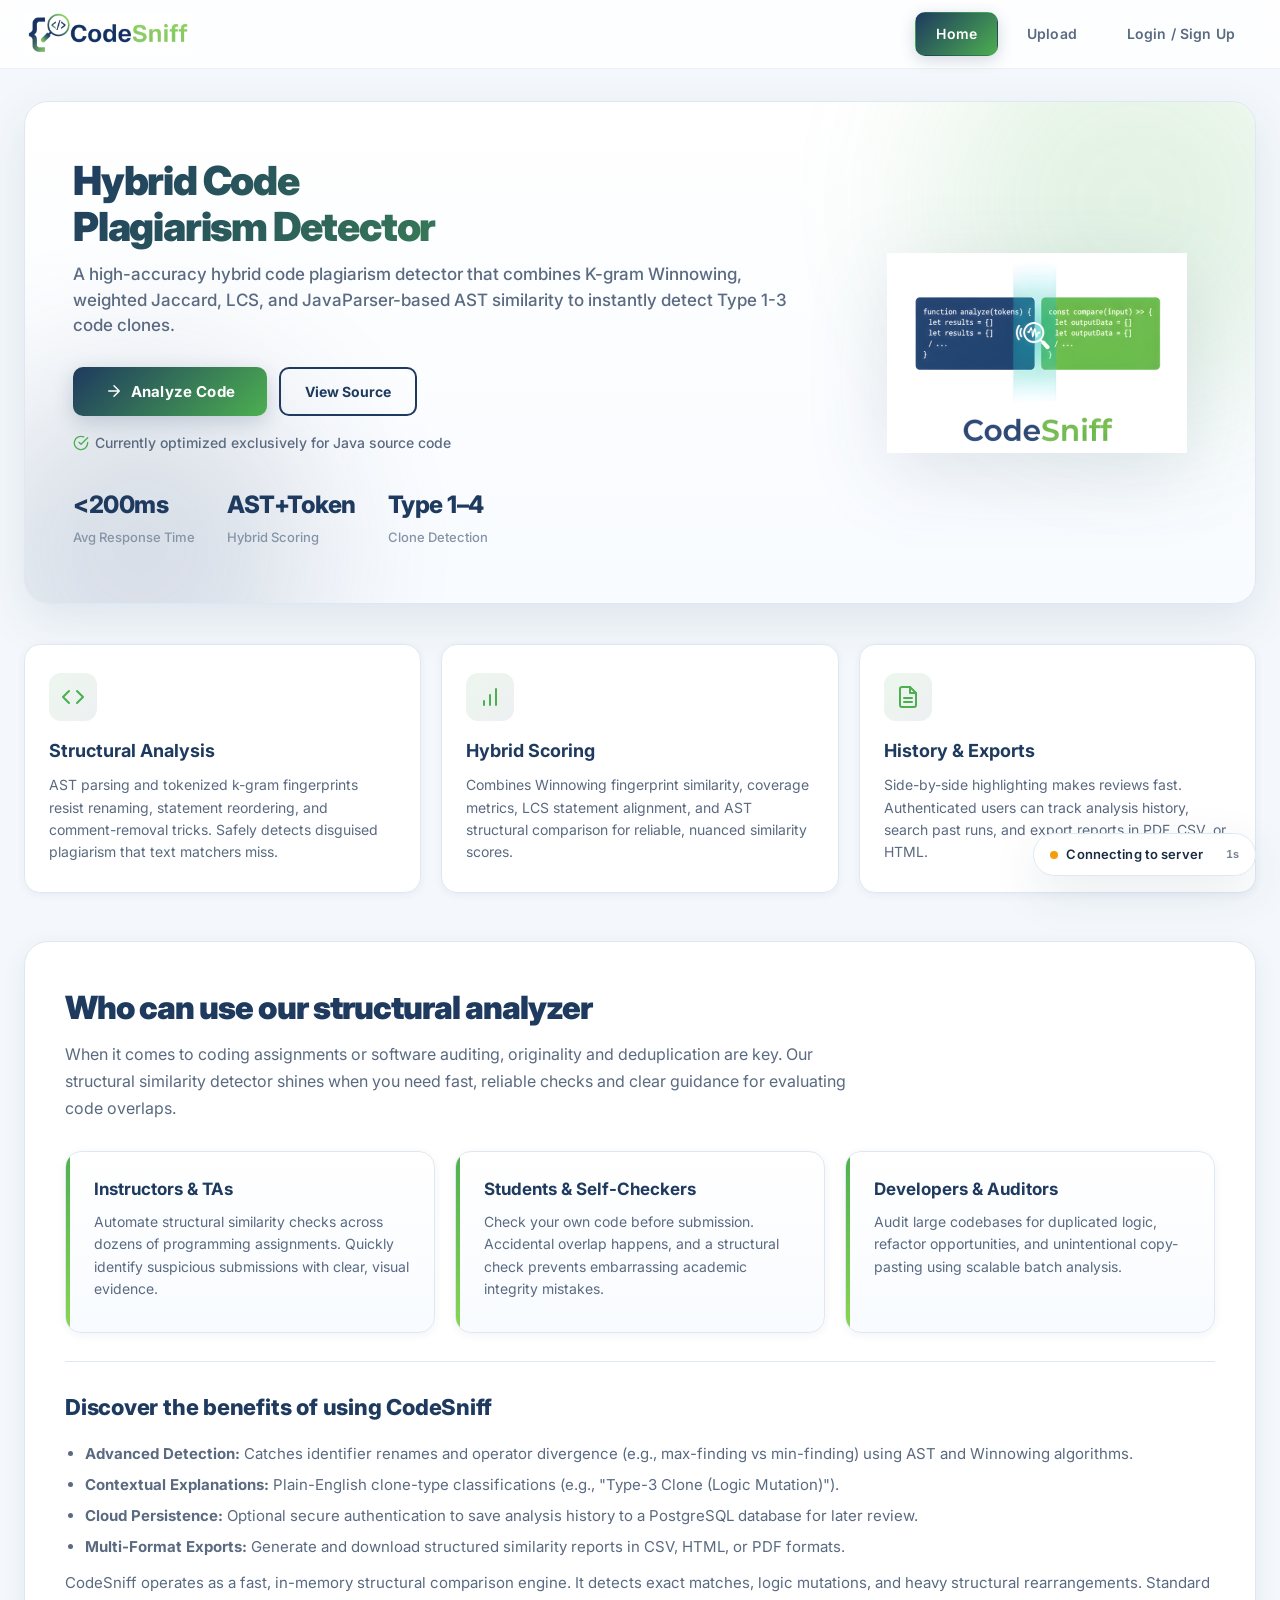
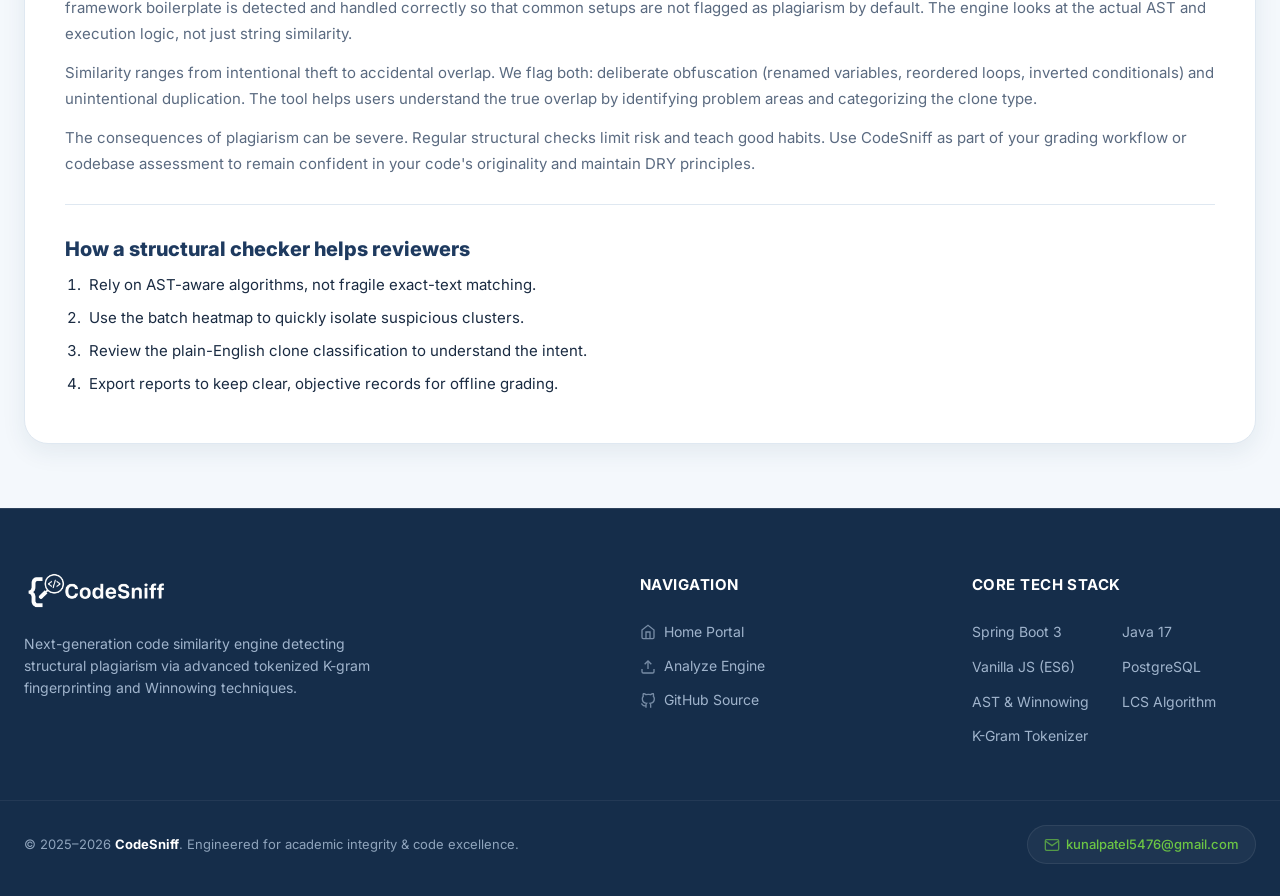
<file: frontend/index.html>
<!doctype html>
<html lang="en">

<head>
  <meta charset="utf-8" />
  <meta name="viewport" content="width=device-width,initial-scale=1" />
  <meta name="description"
    content="A high-accuracy hybrid code plagiarism detector that combines K-gram Winnowing, weighted Jaccard, LCS, and JavaParser-based AST similarity to instantly detect Type 1-3 code clones." />
  <meta name="keywords"
    content="CodeSniff, Java, Code Plagiarism Detector, Code Similarity, AST, Source Code Analysis, Clone Detection, Winnowing" />
  <meta name="theme-color" content="#1e3a5f" />
  <link rel="canonical" href="https://www.codesniff.tech/" />
  <meta name="google-site-verification" content="0MUOJ8N-TRfRCvZQZG5kykr3xGYb6F8BMr2uaGVa7Qg" />

  <!-- Open Graph -->
  <meta property="og:title" content="CodeSniff | Hybrid Code Plagiarism Detector" />
  <meta property="og:description"
    content="A high-accuracy hybrid code plagiarism detector that combines K-gram Winnowing, weighted Jaccard, LCS, and JavaParser-based AST similarity to instantly detect Type 1-3 code clones." />
  <meta property="og:type" content="website" />
  <meta property="og:url" content="https://www.codesniff.tech/" />
  <meta property="og:image" content="https://www.codesniff.tech/assets/4.png" />

  <!-- Twitter -->
  <meta name="twitter:card" content="summary_large_image" />
  <meta name="twitter:title" content="CodeSniff | Hybrid Code Plagiarism Detector" />
  <meta name="twitter:description"
    content="A high-accuracy hybrid code plagiarism detector that combines K-gram Winnowing, weighted Jaccard, LCS, and JavaParser-based AST similarity to instantly detect Type 1-3 code clones." />
  <meta name="twitter:image" content="https://www.codesniff.tech/assets/4.png" />

  <!-- Favicons -->
  <link rel="icon" type="image/png" href="https://www.codesniff.tech/assets/favicon.png">
  <link rel="icon" type="image/png" sizes="32x32" href="https://www.codesniff.tech/assets/favicon.png">
  <link rel="icon" type="image/png" sizes="16x16" href="https://www.codesniff.tech/assets/favicon.png">
  <link rel="apple-touch-icon" href="https://www.codesniff.tech/assets/favicon.png">

  <title>CodeSniff | Hybrid Code Plagiarism Detector</title>
  <link rel="stylesheet" href="./css/core.css" />
  <link rel="stylesheet" href="./css/layout.css" />
  <link rel="stylesheet" href="./css/components.css" />
  <link rel="stylesheet" href="./css/auth.css" />
  <link rel="stylesheet" href="./css/upload.css" />
  <link rel="stylesheet" href="./css/results.css" />
  <link rel="stylesheet" href="./css/diff.css" />
  <link rel="stylesheet" href="./css/health.css" />
  <link rel="stylesheet" href="./css/dashboard.css" />
</head>

<body>

  <!-- ==================== TOPBAR ==================== -->
  <header class="topbar" id="topbar">
    <div class="header-inner">
      <div class="brand">
        <a href="#/home">
          <img id="brandLogo" src="assets/3.png" alt="CodeSniff" class="brand-logo" />
        </a>
      </div>

      <nav class="nav" aria-label="Main navigation">
        <a href="#/home" class="nav-link active" data-page="home">Home</a>
        <a href="#/upload" class="nav-link" data-page="upload">Upload</a>

        <div id="nav-logged-out" class="nav-auth">
          <a href="#/login" class="nav-link" data-page="login">Login / Sign Up</a>
        </div>
        <div id="nav-logged-in" class="nav-auth hidden">
          <div class="avatar-dropdown">
            <button id="avatarBtn"
              style="border:none; background:transparent; padding:0; display:flex; align-items:center; cursor:pointer;"><span
                id="avatarName" style="font-weight: 500; color: var(--navy);">User</span> &nbsp;<span
                style="color: var(--text-secondary);">▾</span></button>
            <div class="dropdown-menu hidden" id="avatarDropdownMenu">
              <a href="#/dashboard" data-page="dashboard">Dashboard</a>
              <a href="#/profile" data-page="profile">Profile</a>
              <a href="#/help" data-page="help">Help</a>
              <hr style="margin: 4px 0; border: none; border-top: 1px solid var(--border);">
              <a href="#" id="btnLogout">Logout</a>
            </div>
          </div>
        </div>
      </nav>
    </div>
  </header>

  <!-- ==================== TOAST CONTAINER ==================== -->
  <div class="toast-container" id="toastContainer"></div>

  <!-- ==================== MAIN ==================== -->
  <main id="app" class="container">

    <!-- ====== HOME PAGE ====== -->
    <section id="page-home" class="page active">

      <!-- HERO -->
      <div class="hero">
        <div class="hero-content">
          <h1>Hybrid Code<br>Plagiarism Detector</h1>
          <p class="subtitle">A high-accuracy hybrid code plagiarism detector that combines K-gram Winnowing, weighted Jaccard, LCS, and JavaParser-based AST similarity to instantly detect Type 1-3 code clones.</p>
          <div class="hero-actions">
            <button id="btnGetStarted" class="btn btn-primary">
              <svg width="18" height="18" viewBox="0 0 24 24" fill="none" stroke="currentColor" stroke-width="2"
                stroke-linecap="round" stroke-linejoin="round">
                <path d="M5 12h14M12 5l7 7-7 7" />
              </svg>
              Analyze Code
            </button>
            <a href="https://github.com/Kunal-htr/codesniff" target="_blank" rel="noopener" class="btn btn-outline">
              View Source
            </a>
          </div>
          
          <p style="margin-top: 16px; font-size: 14px; color: var(--text-secondary); font-weight: 500; display: flex; align-items: center; gap: 6px;">
            <svg width="16" height="16" viewBox="0 0 24 24" fill="none" stroke="currentColor" stroke-width="2" stroke-linecap="round" stroke-linejoin="round" style="color: var(--green);">
              <path d="M22 11.08V12a10 10 0 1 1-5.93-9.14"></path>
              <polyline points="22 4 12 14.01 9 11.01"></polyline>
            </svg>
            Currently optimized exclusively for Java source code
          </p>

          <!-- Stats -->
          <div class="hero-stats">
            <div class="hero-stat">
              <span class="stat-value">&lt;200ms</span>
              <span class="stat-label">Avg Response Time</span>
            </div>
            <div class="hero-stat">
              <span class="stat-value">AST+Token</span>
              <span class="stat-label">Hybrid Scoring</span>
            </div>
            <div class="hero-stat">
              <span class="stat-value">Type 1–4</span>
              <span class="stat-label">Clone Detection</span>
            </div>
          </div>
        </div>
        <div class="hero-illustration" id="heroIllustration">
          <img src="assets/4.png" alt="CodeSniff hybrid code plagiarism detector" class="hero-logo" />
        </div>
      </div>

      <!-- FEATURES -->
      <div class="features">
        <div class="card">
          <div class="card-icon">
            <svg viewBox="0 0 24 24" fill="none" stroke="currentColor" stroke-width="2" stroke-linecap="round"
              stroke-linejoin="round">
              <polyline points="16 18 22 12 16 6" />
              <polyline points="8 6 2 12 8 18" />
            </svg>
          </div>
          <h3>Structural Analysis</h3>
          <p>AST parsing and tokenized k-gram fingerprints resist renaming, statement reordering, and comment-removal
            tricks. Safely detects disguised plagiarism that text matchers miss.</p>
        </div>
        <div class="card">
          <div class="card-icon">
            <svg viewBox="0 0 24 24" fill="none" stroke="currentColor" stroke-width="2" stroke-linecap="round"
              stroke-linejoin="round">
              <path d="M12 20V10" />
              <path d="M18 20V4" />
              <path d="M6 20v-4" />
            </svg>
          </div>
          <h3>Hybrid Scoring</h3>
          <p>Combines Winnowing fingerprint similarity, coverage metrics, LCS statement alignment, and AST structural
            comparison for reliable, nuanced similarity scores.</p>
        </div>
        <div class="card">
          <div class="card-icon">
            <svg viewBox="0 0 24 24" fill="none" stroke="currentColor" stroke-width="2" stroke-linecap="round"
              stroke-linejoin="round">
              <path d="M14 2H6a2 2 0 00-2 2v16a2 2 0 002 2h12a2 2 0 002-2V8z" />
              <polyline points="14 2 14 8 20 8" />
              <line x1="16" y1="13" x2="8" y2="13" />
              <line x1="16" y1="17" x2="8" y2="17" />
            </svg>
          </div>
          <h3>History & Exports</h3>
          <p>Side-by-side highlighting makes reviews fast. Authenticated users can track analysis history, search past
            runs, and export reports in PDF, CSV, or HTML.</p>
        </div>
      </div>

      <!-- ====== WHO CAN USE SECTION ====== -->
      <section class="long-article" id="who-can-use">
        <div class="container article-inner">
          <h2>Who can use our structural analyzer</h2>

          <p class="lead">
            When it comes to coding assignments or software auditing, originality and deduplication are key. Our
            structural similarity detector shines when you need fast, reliable checks and clear guidance for evaluating
            code overlaps.
          </p>

          <div class="cards-row">
            <article class="info-card">
              <h3>Instructors & TAs</h3>
              <p class="brief">
                Automate structural similarity checks across dozens of programming assignments. Quickly identify
                suspicious submissions with clear, visual evidence.
              </p>
              <div class="full-text hidden">
                <p>
                  Use class-wide batch scans to generate similarity heatmaps, obtain side-by-side reports, and export
                  evidence for grading. The tool highlights suspicious passages automatically so you can verify intent
                  quickly.
                </p>
              </div>
            </article>

            <article class="info-card">
              <h3>Students & Self-Checkers</h3>
              <p class="brief">
                Check your own code before submission. Accidental overlap happens, and a structural check prevents
                embarrassing academic integrity mistakes.
              </p>
              <div class="full-text hidden">
                <p>
                  Get explanatory highlights and understand where your structure matches too closely with standard
                  solutions or peers, helping you properly attribute or refactor code.
                </p>
              </div>
            </article>

            <article class="info-card">
              <h3>Developers & Auditors</h3>
              <p class="brief">
                Audit large codebases for duplicated logic, refactor opportunities, and unintentional copy-pasting using
                scalable batch analysis.
              </p>
              <div class="full-text hidden">
                <p>
                  By finding Type-3 and Type-4 logic clones, teams can consolidate duplicate utilities, enforce DRY
                  principles, and reduce technical debt effortlessly.
                </p>
              </div>
            </article>
          </div>

          <hr class="article-sep">

          <div class="article-block">
            <h3>Discover the benefits of using CodeSniff</h3>

            <div class="summary">
              <ul>
                <li><strong>Advanced Detection:</strong> Catches identifier renames and operator divergence (e.g.,
                  max-finding vs min-finding) using AST and Winnowing algorithms.</li>
                <li><strong>Contextual Explanations:</strong> Plain-English clone-type classifications (e.g., "Type-3
                  Clone (Logic Mutation)").</li>
                <li><strong>Cloud Persistence:</strong> Optional secure authentication to save analysis history to a
                  PostgreSQL database for later review.</li>
                <li><strong>Multi-Format Exports:</strong> Generate and download structured similarity reports in CSV,
                  HTML, or PDF formats.</li>
              </ul>
            </div>

            <div class="full-article">
              <p>
                CodeSniff operates as a fast, in-memory structural comparison engine. It detects exact matches, logic
                mutations, and heavy structural rearrangements. Standard framework boilerplate is detected and handled
                correctly so that common setups are not flagged as plagiarism by default. The engine looks at the actual
                AST and execution logic, not just string similarity.
              </p>

              <p>
                Similarity ranges from intentional theft to accidental overlap. We flag both: deliberate obfuscation
                (renamed variables, reordered loops, inverted conditionals) and unintentional duplication. The tool
                helps users understand the true overlap by identifying problem areas and categorizing the clone type.
              </p>

              <p>
                The consequences of plagiarism can be severe. Regular structural checks limit risk and teach good
                habits. Use CodeSniff as part of your grading workflow or codebase assessment to remain confident in
                your code's originality and maintain DRY principles.
              </p>
            </div>
          </div>

          <hr class="article-sep">

          <div class="tips">
            <h3>How a structural checker helps reviewers</h3>
            <ol>
              <li>Rely on AST-aware algorithms, not fragile exact-text matching.</li>
              <li>Use the batch heatmap to quickly isolate suspicious clusters.</li>
              <li>Review the plain-English clone classification to understand the intent.</li>
              <li>Export reports to keep clear, objective records for offline grading.</li>
            </ol>
          </div>
        </div>
      </section>
    </section>

    <!-- ====== UPLOAD PAGE ====== -->
    <section id="page-upload" class="page">
      <h2 class="page-title">Analyze Your Code</h2>

      <div class="tabs">
        <button class="tab active" data-tab="code">
          <svg width="16" height="16" viewBox="0 0 24 24" fill="none" stroke="currentColor" stroke-width="2"
            stroke-linecap="round" stroke-linejoin="round" style="vertical-align:-2px;margin-right:6px">
            <polyline points="16 18 22 12 16 6" />
            <polyline points="8 6 2 12 8 18" />
          </svg>
          Code
        </button>
        <button class="tab" data-tab="files">
          <svg width="16" height="16" viewBox="0 0 24 24" fill="none" stroke="currentColor" stroke-width="2"
            stroke-linecap="round" stroke-linejoin="round" style="vertical-align:-2px;margin-right:6px">
            <path d="M14 2H6a2 2 0 00-2 2v16a2 2 0 002 2h12a2 2 0 002-2V8z" />
            <polyline points="14 2 14 8 20 8" />
          </svg>
          Source File
        </button>
      </div>

      <!-- CODE TAB -->
      <div id="tab-code" class="tabpanel active">
        <div class="split">
          <div class="panel">
            <label for="codeA">Code A</label>
            <textarea id="codeA" spellcheck="false"
              placeholder="// Paste first Java program here&#10;public class Solution {&#10;    ...&#10;}"></textarea>
          </div>
          <div class="panel">
            <label for="codeB">Code B</label>
            <textarea id="codeB" spellcheck="false"
              placeholder="// Paste second Java program here&#10;public class Answer {&#10;    ...&#10;}"></textarea>
          </div>
        </div>

        <div class="actions controls-row">
          <label class="checkbox">
            <input type="checkbox" id="omitCommentsCode" checked />
            <span>Ignore comments</span>
          </label>
          <div class="inline params">
            <label for="kCode">K-gram</label>
            <input id="kCode" type="number" min="3" max="10" step="1" value="6" />
            <label for="wCode">Window</label>
            <input id="wCode" type="number" min="3" max="10" step="1" value="4" />
          </div>
          <div class="btn-group">
            <button id="btnAnalyzeCode" class="btn btn-primary">
              <svg width="16" height="16" viewBox="0 0 24 24" fill="none" stroke="currentColor" stroke-width="2"
                stroke-linecap="round" stroke-linejoin="round">
                <circle cx="11" cy="11" r="8" />
                <line x1="21" y1="21" x2="16.65" y2="16.65" />
              </svg>
              Analyze
            </button>
          </div>
        </div>
      </div>

      <!-- FILES TAB -->
      <div id="tab-files" class="tabpanel">
        <div class="dropzone" id="dropzone">
          <div class="dz-icon">
            <svg viewBox="0 0 24 24" fill="none" stroke="currentColor" stroke-width="2" stroke-linecap="round"
              stroke-linejoin="round">
              <path d="M21 15v4a2 2 0 01-2 2H5a2 2 0 01-2-2v-4" />
              <polyline points="17 8 12 3 7 8" />
              <line x1="12" y1="3" x2="12" y2="15" />
            </svg>
          </div>
          <p>Drag & drop source files here</p>
          <p class="muted">or</p>
          <button id="btnBrowse" type="button" class="btn">Choose Files</button>
          <input id="fileInput" type="file" multiple style="display: none;"
            accept=".java,.py,.c,.cpp,.js,.ts,.cs,.kt,.go,.rb,.swift,.php,.txt" />
        </div>

        <div id="fileList" class="filelist"></div>

        <div class="actions controls-row">
          <label class="checkbox">
            <input type="checkbox" id="omitCommentsFiles" checked />
            <span>Ignore comments</span>
          </label>
          <div class="inline params">
            <label for="kFiles">K-gram</label>
            <input id="kFiles" type="number" min="3" max="10" step="1" value="6" />
            <label for="wFiles">Window</label>
            <input id="wFiles" type="number" min="3" max="10" step="1" value="4" />
          </div>
          <div class="btn-group">
            <button id="btnAnalyzeFiles" class="btn btn-primary">
              <svg width="16" height="16" viewBox="0 0 24 24" fill="none" stroke="currentColor" stroke-width="2"
                stroke-linecap="round" stroke-linejoin="round">
                <circle cx="11" cy="11" r="8" />
                <line x1="21" y1="21" x2="16.65" y2="16.65" />
              </svg>
              Analyze Files
            </button>
          </div>
        </div>
      </div>

      <!-- RESULTS -->
      <section id="results" class="results hidden" aria-live="polite">
        <h3>Results</h3>
        <div id="summary" class="summary"></div>
        <div style="overflow-x:auto;">
          <table class="table" id="resultTable" aria-label="Similarity results table">
            <thead>
              <tr>
                <th>#</th>
                <th>Item A</th>
                <th>Item B</th>
                <th>Similarity</th>
                <th>Report</th>
              </tr>
            </thead>
            <tbody></tbody>
          </table>
        </div>

        <div id="batch-overview" class="hidden"
          style="margin-top: 40px; border-top: 1px solid var(--border); padding-top: 32px;">
          <h3>Batch Overview</h3>
          <div class="batch-stats-cards" id="batchStatsCards">
            <!-- cards injected via JS -->
          </div>

          <div class="batch-heatmap-container">
            <h4>Similarity Heatmap</h4>
            <div class="heatmap-scroll">
              <div id="batchHeatmap" class="heatmap-grid"></div>
            </div>
          </div>
        </div>
      </section>
    </section>

    <!-- ====== LOGIN PAGE ====== -->
    <section id="page-login" class="page">
      <div class="auth-card card">
        <h2 class="page-title" style="text-align:center;">Welcome Back</h2>
        <form id="loginForm" class="auth-form">
          <div class="form-group" style="margin-bottom: 16px;">
            <label for="loginEmail">Email</label>
            <input type="email" id="loginEmail" class="form-control" style="width:100%; padding: 8px;" required />
          </div>
          <div class="form-group" style="margin-bottom: 24px;">
            <label for="loginPassword">Password</label>
            <input type="password" id="loginPassword" class="form-control" style="width:100%; padding: 8px;" required />
          </div>
          <button type="submit" id="btnLoginSubmit" class="btn btn-primary"
            style="width:100%; justify-content:center;">Login</button>
        </form>
        <p class="auth-links text-center" style="margin-top: 20px; text-align: center; color: var(--text-secondary);">
          <a href="#/forgot-password" style="color: var(--green);">Forgot password?</a><br><br>
          New account? <a href="#/signup" style="color: var(--green); font-weight: 600; text-decoration: none;">Sign
            Up</a>
        </p>
      </div>
    </section>

    <!-- ====== SIGNUP PAGE ====== -->
    <section id="page-signup" class="page">
      <div class="auth-card card">
        <h2 class="page-title" style="text-align:center; margin-bottom: 8px;">Register</h2>
        <p style="text-align:center; color: var(--text-secondary); margin-bottom: 24px; font-size: 14px;">Create your
          account</p>
        <form id="signupForm" class="auth-form">
          <div class="form-group" style="margin-bottom: 16px;">
            <label for="signupName">Name*</label>
            <input type="text" id="signupName" class="form-control"
              style="width:100%; padding: 10px; border-radius: var(--radius-xs);" placeholder="Full name" required />
          </div>
          <div class="form-group" style="margin-bottom: 16px;">
            <label for="signupEmail">Email*</label>
            <input type="email" id="signupEmail" class="form-control"
              style="width:100%; padding: 10px; border-radius: var(--radius-xs);" placeholder="Enter your email"
              required />
          </div>
          <div class="form-group" style="margin-bottom: 16px;">
            <label for="signupPassword">Password*</label>
            <div style="position: relative;">
              <input type="password" id="signupPassword" class="form-control"
                style="width:100%; padding: 10px; padding-right: 36px; border-radius: var(--radius-xs);"
                placeholder="Create password" required minlength="8" />
              <button type="button" class="pwd-toggle" data-target="signupPassword"
                style="position: absolute; right: 8px; top: 50%; transform: translateY(-50%); background: none; border: none; cursor: pointer; color: var(--text-secondary); display: flex; align-items: center;">
                <svg width="18" height="18" viewBox="0 0 24 24" fill="none" stroke="currentColor" stroke-width="2">
                  <path d="M1 12s4-8 11-8 11 8 11 8-4 8-11 8-11-8-11-8z"></path>
                  <circle cx="12" cy="12" r="3"></circle>
                </svg>
              </button>
            </div>
          </div>
          <div class="form-group" style="margin-bottom: 24px;">
            <label for="signupConfirmPassword">Confirm Password*</label>
            <div style="position: relative;">
              <input type="password" id="signupConfirmPassword" class="form-control"
                style="width:100%; padding: 10px; padding-right: 36px; border-radius: var(--radius-xs);"
                placeholder="Confirm password" required />
              <button type="button" class="pwd-toggle" data-target="signupConfirmPassword"
                style="position: absolute; right: 8px; top: 50%; transform: translateY(-50%); background: none; border: none; cursor: pointer; color: var(--text-secondary); display: flex; align-items: center;">
                <svg width="18" height="18" viewBox="0 0 24 24" fill="none" stroke="currentColor" stroke-width="2">
                  <path d="M1 12s4-8 11-8 11 8 11 8-4 8-11 8-11-8-11-8z"></path>
                  <circle cx="12" cy="12" r="3"></circle>
                </svg>
              </button>
            </div>
            <small id="signupPwdError" style="display:none; color: #d32f2f; margin-top:4px; font-size: 13px;">Passwords
              do not match.</small>
          </div>
          <button type="submit" id="btnSignupSubmit" class="nav-link active"
            style="width:100%; justify-content:center; display:flex; align-items:center; border:none; cursor:pointer;">Register</button>
        </form>
        <p class="auth-links text-center"
          style="margin-top: 24px; text-align: center; color: var(--text-secondary); font-size: 14px;">
          Already registered? <a href="#/login"
            style="color: var(--green); font-weight: 600; text-decoration: none;">Sign In</a>
        </p>
      </div>
    </section>

    <!-- ====== VERIFY EMAIL PAGE ====== -->
    <section id="page-verify-email" class="page">
      <div class="auth-card card text-center" style="text-align: center;">
        <h2 class="page-title">Email Verification</h2>
        <div id="verifyEmailLoading" class="diff-state-msg" style="padding: 20px;">
          <div class="diff-spinner" style="margin-bottom: 16px;"></div>
          <span>Verifying your email...</span>
        </div>
        <div id="verifyEmailResult" class="hidden" style="padding: 20px;">
          <p id="verifyEmailMsg" style="margin-bottom: 20px; color: var(--text);"></p>
          <a href="#/login" class="btn btn-primary">Go to Login</a>
        </div>
      </div>
    </section>

    <!-- ====== FORGOT PASSWORD PAGE ====== -->
    <section id="page-forgot-password" class="page">
      <div class="auth-card card">
        <h2 class="page-title" style="text-align:center;">Reset Password</h2>
        <p style="text-align:center; color: var(--text-secondary); margin-bottom: 20px;">Enter your email and we'll send
          you a reset link.</p>
        <form id="forgotForm" class="auth-form">
          <div class="form-group" style="margin-bottom: 24px;">
            <label for="forgotEmail">Email</label>
            <input type="email" id="forgotEmail" class="form-control" style="width:100%; padding: 8px;" required />
          </div>
          <button type="submit" id="btnForgotSubmit" class="btn btn-primary"
            style="width:100%; justify-content:center;">Send Reset Link</button>
        </form>
        <p class="auth-links text-center" style="margin-top: 20px; text-align: center;">
          <a href="#/login" style="color: var(--primary);">Back to Login</a>
        </p>
      </div>
    </section>

    <!-- ====== RESET PASSWORD PAGE ====== -->
    <section id="page-reset-password" class="page">
      <div class="auth-card card">
        <h2 class="page-title" style="text-align:center;">Set New Password</h2>
        <form id="resetForm" class="auth-form">
          <div class="form-group" style="margin-bottom: 24px;">
            <label for="resetPassword">New Password</label>
            <input type="password" id="resetPassword" class="form-control" style="width:100%; padding: 8px;" required
              minlength="8" />
          </div>
          <button type="submit" id="btnResetSubmit" class="btn btn-primary"
            style="width:100%; justify-content:center;">Update Password</button>
        </form>
      </div>
    </section>

    <!-- ====== DASHBOARD PAGE ====== -->
    <section id="page-dashboard" class="page">
      <h2 class="page-title">Dashboard</h2>

      <div
        style="display: grid; grid-template-columns: repeat(auto-fit, minmax(300px, 1fr)); gap: 24px; margin-bottom: 32px;">
        <!-- Recent Analyses Card -->
        <div class="card" style="padding: 24px; text-align: center;">
          <h3
            style="color: var(--text-secondary); font-size: 14px; text-transform: uppercase; letter-spacing: 1px; margin-bottom: 12px;">
            Analyses (Last 30 Days)</h3>
          <div id="dashStreak" style="font-size: 32px; font-weight: 700; color: var(--green);">0</div>
        </div>
        <!-- Total Analyses Card -->
        <div class="card" style="padding: 24px; text-align: center;">
          <h3
            style="color: var(--text-secondary); font-size: 14px; text-transform: uppercase; letter-spacing: 1px; margin-bottom: 12px;">
            Total Analyses</h3>
          <div id="dashTotalAnalyses" style="font-size: 32px; font-weight: 700; color: var(--navy);">0</div>
        </div>
      </div>

      <!-- Graph Card -->
      <div class="card" style="padding: 24px; margin-bottom: 32px;">
        <h3 style="margin-bottom: 24px; color: var(--navy);">Usage History (Last 30 Days)</h3>
        <div id="dashGraphContainer"
          style="width: 100%; height: 200px; display: flex; align-items: flex-end; justify-content: space-between; gap: 4px;">
          <!-- SVG injected here via JS -->
        </div>
      </div>

      <div style="text-align: center;">
        <a href="#/history" class="btn btn-primary">View Full History</a>
      </div>
    </section>

    <!-- ====== HISTORY PAGE ====== -->
    <section id="page-history" class="page">
      <div class="dashboard-header-bar"
        style="display: flex; align-items: center; justify-content: space-between; flex-wrap: wrap; gap: 16px;">
        <div style="display: flex; align-items: center; gap: 16px;">
          <a href="#/dashboard" class="btn btn-secondary back-btn"
            style="padding: 4px 10px; display: flex; align-items: center; gap: 6px; border-radius: 12px; background: #fff; border: 1px solid var(--border); color: var(--navy); text-decoration: none; font-weight: 500; font-size: 13px; transition: all 0.2s ease;">
            <svg width="14" height="14" viewBox="0 0 24 24" fill="none" stroke="currentColor" stroke-width="2">
              <path d="M19 12H5M12 19l-7-7 7-7" />
            </svg>
            Back
          </a>
          <h2 class="page-title" style="margin: 0;">History</h2>
        </div>

        <div class="history-controls">
          <div class="search-wrap" style="display: flex; align-items: stretch;">
            <div style="position: relative;">
              <svg width="16" height="16" viewBox="0 0 24 24" fill="none" stroke="currentColor" stroke-width="2"
                style="position: absolute; left: 12px; top: 50%; transform: translateY(-50%); color: var(--text-secondary); pointer-events: none;">
                <circle cx="11" cy="11" r="8"></circle>
                <line x1="21" y1="21" x2="16.65" y2="16.65"></line>
              </svg>
              <input type="text" id="historySearch" class="search-input" placeholder="Search history..."
                autocomplete="off"
                style="border-top-right-radius: 0; border-bottom-right-radius: 0; height: 100%; border-right: none;" />
            </div>
            <button class="btn btn-primary" id="historySearchBtn"
              style="border-top-left-radius: 0; border-bottom-left-radius: 0; padding: 0 20px; font-size: 14px; margin: 0; border: none; box-shadow: none;">Search</button>
          </div>
          <div class="sort-wrap">
            <div class="custom-dropdown" id="sortDropdownContainer">
              <button class="sort-select dropdown-trigger" id="sortDropdownBtn"
                style="background-image: none; display: flex; justify-content: space-between; align-items: center; gap: 12px; padding: 10px 16px;">
                <span id="sortDropdownLabel">Newest first</span>
                <svg width="16" height="16" viewBox="0 0 24 24" fill="none" stroke="currentColor" stroke-width="2"
                  stroke-linecap="round" stroke-linejoin="round">
                  <path d="M6 9l6 6 6-6" />
                </svg>
              </button>
              <div class="dropdown-menu hidden" id="sortDropdownMenu">
                <div class="dropdown-item selected" data-value="createdAt,desc">Newest first</div>
                <div class="dropdown-item" data-value="createdAt,asc">Oldest first</div>
                <div class="dropdown-item" data-value="highestSimilarity,desc">Highest similarity</div>
                <div class="dropdown-item" data-value="highestSimilarity,asc">Lowest similarity</div>
              </div>
            </div>
          </div>
        </div>
      </div>

      <div id="historyError" class="history-error hidden"></div>

      <div id="historyList" class="history-grid">
        <div class="history-loading">Loading your history...</div>
      </div>

      <!-- History Details Modal -->
      <div id="historyDetailsModal" class="modal hidden">
        <div class="modal-content" style="max-width: 800px; width: 90%;">
          <div class="modal-header"
            style="display: flex; justify-content: space-between; align-items: center; border-bottom: 1px solid var(--border); padding-bottom: 16px; margin-bottom: 16px;">
            <h2 id="modalHistoryDate" style="margin: 0; font-size: 20px;">Analysis Details</h2>
            <button id="closeHistoryModal" class="btn btn-secondary"
              style="padding: 6px; border: none; background: transparent; color: var(--text-secondary); cursor: pointer;">
              <svg width="24" height="24" viewBox="0 0 24 24" fill="none" stroke="currentColor" stroke-width="2">
                <line x1="18" y1="6" x2="6" y2="18"></line>
                <line x1="6" y1="6" x2="18" y2="18"></line>
              </svg>
            </button>
          </div>

          <div style="display: flex; gap: 24px; margin-bottom: 24px;">
            <div style="flex: 1;">
              <h3
                style="margin-bottom: 12px; font-size: 14px; color: var(--text-secondary); text-transform: uppercase;">
                Overall Summary</h3>
              <div style="display: flex; gap: 16px;">
                <div class="card" style="padding: 16px; flex: 1; text-align: center; border: 1px solid var(--border);">
                  <div style="font-size: 12px; color: var(--text-secondary);">Highest Match</div>
                  <div id="modalHighestMatch" style="font-size: 24px; font-weight: 700; color: var(--navy);">0%</div>
                </div>
                <div class="card" style="padding: 16px; flex: 1; text-align: center; border: 1px solid var(--border);">
                  <div style="font-size: 12px; color: var(--text-secondary);">Files Compared</div>
                  <div id="modalTotalFiles" style="font-size: 24px; font-weight: 700; color: var(--navy);">0</div>
                </div>
              </div>
            </div>
          </div>

          <h3 style="margin-bottom: 12px; font-size: 14px; color: var(--text-secondary); text-transform: uppercase;">
            Pair Comparisons</h3>
          <div id="modalPairsList"
            style="display: flex; flex-direction: column; gap: 12px; max-height: 400px; overflow-y: auto; padding-right: 8px;">
            <!-- Rendered via JS -->
          </div>
        </div>
      </div>
    </section>

    <!-- ====== PROFILE PAGE ====== -->
    <section id="page-profile" class="page">
      <h2 class="page-title" style="text-align:center; margin-bottom: 32px;">Profile</h2>

      <div class="card" style="max-width: 600px; margin: 0 auto; padding: 32px; text-align: center;">
        <div
          style="width: 80px; height: 80px; border-radius: 50%; background: var(--grad-brand); color: white; display: inline-flex; align-items: center; justify-content: center; font-size: 32px; font-weight: 700; margin-bottom: 24px;"
          id="profileAvatarInitial">?</div>

        <h3 id="displayProfName" style="font-size: 24px; color: var(--navy); margin-bottom: 8px;">User Name</h3>
        <p id="displayProfEmail" style="color: var(--text-secondary); margin-bottom: 32px;">user@example.com</p>

        <a href="#/settings" class="btn btn-primary" style="display: inline-flex; justify-content: center;">Edit Profile
          Settings</a>
      </div>
    </section>

    <!-- ====== SETTINGS PAGE ====== -->
    <section id="page-settings" class="page">
      <h2 class="page-title" style="text-align:center; margin-bottom: 32px;">Settings</h2>

      <div class="profile-container">
        <aside class="profile-sidebar">
          <ul class="profile-nav">
            <li class="profile-nav-item active" data-target="prof-personal">Personal Details</li>
            <li class="profile-nav-item" data-target="prof-security">Security</li>
          </ul>
        </aside>

        <div class="profile-content card">
          <!-- Personal Details Section -->
          <div id="prof-personal" class="profile-section active">
            <h3 style="margin-bottom: 24px; font-size: 18px; color: var(--navy);">Personal Details</h3>
            <form id="updateProfileForm" class="auth-form">
              <div class="form-group" style="margin-bottom: 16px;">
                <label for="profName">Name</label>
                <input type="text" id="profName" class="form-control" style="width:100%; padding: 10px;"
                  placeholder="Your Name" />
              </div>
              <div class="form-group" style="margin-bottom: 24px;">
                <label for="profEmail">Email</label>
                <input type="email" id="profEmail" class="form-control" style="width:100%; padding: 10px;" required />
              </div>
              <button type="submit" id="btnUpdateProfileSubmit" class="btn btn-primary"
                style="width:100%; justify-content:center;">Update Profile</button>
            </form>
          </div>

          <!-- Security Section -->
          <div id="prof-security" class="profile-section hidden">
            <h3 style="margin-bottom: 24px; font-size: 18px; color: var(--navy);">Security</h3>
            <form id="profileForm" class="auth-form">
              <div class="form-group" style="margin-bottom: 16px;">
                <label for="profCurrentPass">Current Password</label>
                <input type="password" id="profCurrentPass" class="form-control" style="width:100%; padding: 10px;"
                  required />
              </div>
              <div class="form-group" style="margin-bottom: 24px;">
                <label for="profNewPass">New Password</label>
                <input type="password" id="profNewPass" class="form-control" style="width:100%; padding: 10px;" required
                  minlength="8" />
              </div>
              <button type="submit" id="btnProfileSubmit" class="btn btn-primary"
                style="width:100%; justify-content:center;">Change Password</button>
            </form>
          </div>
        </div>
      </div>
    </section>

    <!-- ====== HELP PAGE ====== -->
    <section id="page-help" class="page">
      <h2 class="page-title">Help & FAQ</h2>

      <div class="card" style="padding: 32px;">
        <div style="margin-bottom: 24px;">
          <h3 style="color: var(--navy); margin-bottom: 8px;">How does CodeSniff work? (Placeholder)</h3>
          <p style="color: var(--text-secondary); line-height: 1.6;">CodeSniff uses a hybrid approach leveraging AST
            (Abstract Syntax Tree) parsing and tokenized k-gram fingerprinting to accurately detect Type 1 to 4 code
            clones.</p>
        </div>
        <hr style="margin: 24px 0; border: none; border-top: 1px solid var(--border);">
        <div style="margin-bottom: 24px;">
          <h3 style="color: var(--navy); margin-bottom: 8px;">How do I read similarity scores? (Placeholder)</h3>
          <p style="color: var(--text-secondary); line-height: 1.6;">The similarity score is a percentage reflecting the
            structural and token overlap between the queried file and the reference codebases. Higher percentage
            indicates higher similarity.</p>
        </div>
        <hr style="margin: 24px 0; border: none; border-top: 1px solid var(--border);">
        <div>
          <h3 style="color: var(--navy); margin-bottom: 8px;">What do the verdict levels mean? (Placeholder)</h3>
          <p style="color: var(--text-secondary); line-height: 1.6;">Verdicts are categorized as Low (green), Medium
            (orange), and High (red) similarity. High generally indicates a strong likelihood of cloned code.</p>
        </div>
      </div>
    </section>

  </main>

  <!-- ==================== FOOTER ==================== -->

  <footer class="site-footer">
    <div class="footer-columns">

      <!-- Column 1: Brand Info -->
      <div class="col brand-col">
        <div class="brand-logo-container">
          <img src="assets/6.png" alt="CodeSniff Logo" class="footer-brand-logo" />
        </div>
        <p class="brand-desc">
          Next-generation code similarity engine detecting structural plagiarism via advanced tokenized K-gram
          fingerprinting and Winnowing techniques.
        </p>
      </div>

      <!-- Column 2: Quick Links -->
      <div class="col">
        <h4>Navigation</h4>
        <ul class="footer-nav-list">
          <li><a href="#/home"><svg class="footer-link-icon" viewBox="0 0 24 24" fill="none" stroke="currentColor"
                stroke-width="2">
                <path d="M3 9l9-7 9 7v11a2 2 0 0 1-2 2H5a2 2 0 0 1-2-2z" />
                <polyline points="9 22 9 12 15 12 15 22" />
              </svg> Home Portal</a></li>
          <li><a href="#/upload"><svg class="footer-link-icon" viewBox="0 0 24 24" fill="none" stroke="currentColor"
                stroke-width="2">
                <path d="M21 15v4a2 2 0 0 1-2 2H5a2 2 0 0 1-2-2v-4" />
                <polyline points="17 8 12 3 7 8" />
                <line x1="12" y1="3" x2="12" y2="15" />
              </svg> Analyze Engine</a></li>
          <li><a href="https://github.com/Kunal-htr/codesniff" target="_blank" rel="noopener"><svg
                class="footer-link-icon" viewBox="0 0 24 24" fill="none" stroke="currentColor" stroke-width="2">
                <path
                  d="M9 19c-5 1.5-5-2.5-7-3m14 6v-3.87a3.37 3.37 0 0 0-.94-2.61c3.14-.35 6.44-1.54 6.44-7A5.44 5.44 0 0 0 20 4.77 5.07 5.07 0 0 0 19.91 1S18.73.65 16 2.48a13.38 13.38 0 0 0-7 0C6.27.65 5.09 1 5.09 1A5.07 5.07 0 0 0 5 4.77a5.44 5.44 0 0 0-1.5 3.78c0 5.42 3.3 6.61 6.44 7A3.37 3.37 0 0 0 9 18.13V22" />
              </svg> GitHub Source</a></li>
        </ul>
      </div>

      <!-- Column 3: Tech Stack -->
      <div class="col">
        <h4>Core Tech Stack</h4>
        <ul style="display: grid; grid-template-columns: 1fr 1fr; gap: 4px 16px;">
          <li>Spring Boot 3</li>
          <li>Java 17</li>
          <li>Vanilla JS (ES6)</li>
          <li>PostgreSQL</li>
          <li>AST & Winnowing</li>
          <li>LCS Algorithm</li>
          <li>K-Gram Tokenizer</li>
        </ul>
      </div>

    </div>

    <div class="footer-bottom">
      <div class="footer-bottom-inner">
        <div class="copyright">
          © 2025–2026 <strong>CodeSniff</strong>. Engineered for academic integrity & code excellence.
        </div>
        <div class="footer-pills-container">
          <div class="email-pill">
            <a href="mailto:kunalpatel5476@gmail.com" class="email-link">
              <svg class="footer-link-icon" viewBox="0 0 24 24" fill="none" stroke="currentColor" stroke-width="2">
                <path d="M4 4h16c1.1 0 2 .9 2 2v12c0 1.1-.9 2-2 2H4c-1.1 0-2-.9-2-2V6c0-1.1.9-2 2-2z" />
                <polyline points="22,6 12,13 2,6" />
              </svg>
              kunalpatel5476@gmail.com
            </a>
          </div>
        </div>
      </div>
    </div>
  </footer>

  <!-- ==================== DIFF VIEWER MODAL ==================== -->
  <!-- Placed as direct body child so position:fixed is never clipped by a display:none ancestor -->
  <div id="diff-overlay" class="diff-overlay hidden" role="dialog" aria-modal="true" aria-labelledby="diff-modal-title">
    <div class="diff-modal">
      <div class="diff-modal-header">
        <div class="diff-modal-title-group">
          <svg width="18" height="18" viewBox="0 0 24 24" fill="none" stroke="currentColor" stroke-width="2"
            stroke-linecap="round" stroke-linejoin="round">
            <polyline points="16 18 22 12 16 6" />
            <polyline points="8 6 2 12 8 18" />
          </svg>
          <h3 id="diff-modal-title">Side-by-Side Code Review</h3>
        </div>
        <div class="diff-modal-actions">
          <span id="diff-match-count" class="diff-badge"></span>

          <!-- Match navigation -->
          <div id="diff-nav" class="diff-nav hidden">
            <button id="diff-prev" class="diff-nav-btn" aria-label="Previous match" title="Previous match">
              <svg width="14" height="14" viewBox="0 0 24 24" fill="none" stroke="currentColor" stroke-width="2.5"
                stroke-linecap="round" stroke-linejoin="round">
                <polyline points="18 15 12 9 6 15" />
              </svg>
            </button>
            <span id="diff-nav-pos" class="diff-nav-pos">1 / 3</span>
            <button id="diff-next" class="diff-nav-btn" aria-label="Next match" title="Next match">
              <svg width="14" height="14" viewBox="0 0 24 24" fill="none" stroke="currentColor" stroke-width="2.5"
                stroke-linecap="round" stroke-linejoin="round">
                <polyline points="6 9 12 15 18 9" />
              </svg>
            </button>
          </div>

          <!-- Export buttons -->
          <div id="diff-exports" class="diff-exports hidden">
            <a id="diff-export-csv" class="diff-export-btn" href="#" download title="Download CSV">CSV</a>
            <a id="diff-export-html" class="diff-export-btn" href="#" target="_blank" rel="noopener"
              title="Open HTML report">HTML</a>
            <a id="diff-export-pdf" class="diff-export-btn" href="#" download title="Download PDF">PDF</a>
          </div>

          <button id="diff-close-btn" class="diff-close-btn" aria-label="Close diff viewer">
            <svg width="18" height="18" viewBox="0 0 24 24" fill="none" stroke="currentColor" stroke-width="2">
              <line x1="18" y1="6" x2="6" y2="18" />
              <line x1="6" y1="6" x2="18" y2="18" />
            </svg>
          </button>
        </div>
      </div>

      <div id="diff-explanation" class="diff-explanation hidden"
        style="padding: 12px 24px; border-bottom: 1px solid var(--border); background: var(--bg-alt);">
        <div style="margin-bottom: 6px;">
          <span id="diff-clone-type" class="diff-badge"
            style="background: rgba(33, 150, 243, 0.1); color: #1976d2; border-color: rgba(33, 150, 243, 0.25);"></span>
        </div>
        <ul id="diff-factors-list"
          style="margin: 0; padding-left: 20px; font-size: 13px; color: var(--text-secondary);"></ul>
      </div>

      <div id="diff-loading" class="diff-state-msg">
        <div class="diff-spinner"></div>
        <span>Loading matched regions…</span>
      </div>
      <div id="diff-error" class="diff-state-msg diff-error-msg hidden">
        <svg width="20" height="20" viewBox="0 0 24 24" fill="none" stroke="currentColor" stroke-width="2">
          <circle cx="12" cy="12" r="10" />
          <line x1="12" y1="8" x2="12" y2="12" />
          <line x1="12" y1="16" x2="12.01" y2="16" />
        </svg>
        <span id="diff-error-text">Failed to load matched regions.</span>
      </div>
      <div id="diff-no-matches" class="diff-state-msg diff-info-msg hidden">
        <svg width="20" height="20" viewBox="0 0 24 24" fill="none" stroke="currentColor" stroke-width="2">
          <circle cx="12" cy="12" r="10" />
          <line x1="12" y1="16" x2="12" y2="12" />
          <line x1="12" y1="8" x2="12.01" y2="8" />
        </svg>
        <span>No significant matched regions found between these files.</span>
      </div>

      <div id="diff-content" class="diff-container hidden">
        <div class="diff-panel" id="diff-panel-a">
          <div class="diff-panel-header" id="diff-header-a">File A</div>
          <div class="diff-code-wrap" id="diff-code-a"></div>
        </div>
        <div class="diff-gutter-divider" aria-hidden="true"></div>
        <div class="diff-panel" id="diff-panel-b">
          <div class="diff-panel-header" id="diff-header-b">File B</div>
          <div class="diff-code-wrap" id="diff-code-b"></div>
        </div>
      </div>
    </div>
  </div>

  <script type="module" src="./js/main.js"></script>
</body>

</html>
</file>
<file: frontend/css/core.css>
/* ============================================================
   CodeSniff — Premium Light Theme
   Brand palette: Navy #1e3a5f · Green #4caf50 · Lime #6cc644 · White
   ============================================================ */

@import url('https://fonts.googleapis.com/css2?family=Inter:wght@400;500;600;700;800;900&family=JetBrains+Mono:wght@400;500;600&display=swap');

/* ---------- Design Tokens ---------- */
:root {
  /* Brand */
  --navy: #1e3a5f;
  --navy-deep: #152d4a;
  --navy-light: #2a4f7a;
  --green: #4caf50;
  --green-light: #6cc644;
  --lime: #8bd650;
  --teal: #3db89a;

  /* Surfaces */
  --bg: #f4f8fc;
  --bg-alt: #eaf1f9;
  --surface: #ffffff;
  --surface-alt: #f8fbff;

  /* Text */
  --text: #1a2b42;
  --text-secondary: #5a6a80;
  --text-muted: #8494a7;

  /* Borders & Shadows */
  --border: #dfe8f1;
  --border-hover: #c4d4e6;
  --shadow-sm: 0 2px 8px rgba(30, 58, 95, 0.06);
  --shadow-md: 0 8px 24px rgba(30, 58, 95, 0.08);
  --shadow-lg: 0 16px 48px rgba(30, 58, 95, 0.10);
  --shadow-glow: 0 8px 32px rgba(76, 175, 80, 0.15);

  /* Misc */
  --radius: 16px;
  --radius-sm: 10px;
  --radius-xs: 6px;
  --transition: 0.3s cubic-bezier(0.4, 0, 0.2, 1);

  /* Gradients */
  --grad-brand: linear-gradient(135deg, var(--navy) 0%, var(--green) 100%);
  --grad-green: linear-gradient(135deg, var(--green) 0%, var(--lime) 100%);
  --grad-surface: linear-gradient(180deg, #ffffff 0%, #f8fbff 100%);
}

/* ---------- Reset ---------- */
*,
*::before,
*::after {
  box-sizing: border-box;
  margin: 0;
  padding: 0;
}

html {
  scroll-behavior: smooth;
}

body {
  font-family: 'Inter', system-ui, -apple-system, 'Segoe UI', Roboto, sans-serif;
  background: var(--bg);
  color: var(--text);
  -webkit-font-smoothing: antialiased;
  -moz-osx-font-smoothing: grayscale;
  line-height: 1.6;
  min-height: 100vh;
}

/* ---------- Container ---------- */
.container {
  max-width: 1280px;
  margin: 0 auto;
  padding: 0 24px;
}

/* ---------- Keyframes ---------- */
@keyframes fadeInUp {
  from { opacity: 0; transform: translateY(24px); }
  to { opacity: 1; transform: translateY(0); }
}

@keyframes fadeIn {
  from { opacity: 0; }
  to { opacity: 1; }
}

@keyframes slideInLeft {
  from { opacity: 0; transform: translateX(-30px); }
  to { opacity: 1; transform: translateX(0); }
}

@keyframes slideInRight {
  from { opacity: 0; transform: translateX(30px); }
  to { opacity: 1; transform: translateX(0); }
}

@keyframes float {
  0%, 100% { transform: translateY(0); }
  50% { transform: translateY(-12px); }
}

@keyframes pulse-ring {
  0% { box-shadow: 0 0 0 0 rgba(76, 175, 80, 0.4); }
  70% { box-shadow: 0 0 0 12px rgba(76, 175, 80, 0); }
  100% { box-shadow: 0 0 0 0 rgba(76, 175, 80, 0); }
}

@keyframes blob-move {
  0%, 100% { transform: translate(0, 0) scale(1); }
  25% { transform: translate(30px, -20px) scale(1.05); }
  50% { transform: translate(-10px, 20px) scale(0.95); }
  75% { transform: translate(20px, 10px) scale(1.02); }
}

/* ============================================================
   PAGE TRANSITIONS
   ============================================================ */
.page {
  display: none;
}

.page.active {
  display: block;
  animation: fadeInUp 0.4s ease-out;
}

/* ============================================================
   UTILITIES
   ============================================================ */
.hidden {
  display: none !important;
}

.muted {
  color: var(--text-muted);
}
</file>
<file: frontend/css/layout.css>
/* ============================================================
   TOPBAR
   ============================================================ */
.topbar {
  position: sticky;
  top: 0;
  z-index: 1100;
  background: rgba(255, 255, 255, 0.85);
  backdrop-filter: blur(20px) saturate(180%);
  -webkit-backdrop-filter: blur(20px) saturate(180%);
  border-bottom: 1px solid rgba(223, 232, 241, 0.6);
  transition: all var(--transition);
}

.topbar.scrolled {
  box-shadow: var(--shadow-md);
  background: rgba(255, 255, 255, 0.95);
}

.header-inner {
  display: flex;
  align-items: center;
  justify-content: space-between;
  gap: 16px;
  padding: 12px 0;
  max-width: 1280px;
  margin: 0 auto;
  padding-left: 24px;
  padding-right: 24px;
}

/* Brand */
.brand {
  display: flex;
  align-items: center;
}

.brand-logo {
  height: 42px;
  width: auto;
  object-fit: contain;
  display: block;
  transition: transform var(--transition);
}

.brand-logo:hover {
  transform: scale(1.03);
}

/* Nav */
.nav {
  display: flex;
  gap: 8px;
  align-items: center;
}

.nav-link {
  position: relative;
  color: var(--text-secondary);
  text-decoration: none;
  padding: 10px 20px;
  border-radius: var(--radius-sm);
  font-weight: 600;
  font-size: 14px;
  transition: all var(--transition);
  border: 1px solid transparent;
  letter-spacing: 0.01em;
}

.nav-link:hover {
  color: var(--navy);
  background: rgba(30, 58, 95, 0.05);
  border-color: var(--border);
}

.nav-link.active {
  color: #fff;
  background: var(--grad-brand);
  border-color: transparent;
  box-shadow: 0 4px 16px rgba(30, 58, 95, 0.2);
}

.page-title {
  margin: 32px 0 16px;
  font-size: 28px;
  font-weight: 800;
  color: var(--navy);
  letter-spacing: -0.02em;
  animation: fadeInUp 0.5s ease-out;
}

/* ============================================================
   HERO
   ============================================================ */
.hero {
  position: relative;
  display: flex;
  gap: 48px;
  align-items: center;
  margin-top: 32px;
  padding: 56px 48px;
  border-radius: 24px;
  background: var(--grad-surface);
  border: 1px solid var(--border);
  box-shadow: var(--shadow-lg);
  overflow: hidden;
}

/* Animated background blobs */
.hero::before,
.hero::after {
  content: '';
  position: absolute;
  border-radius: 50%;
  filter: blur(80px);
  opacity: 0.15;
  z-index: 0;
  pointer-events: none;
}

.hero::before {
  width: 400px;
  height: 400px;
  background: var(--green);
  top: -100px;
  right: -80px;
  animation: blob-move 15s ease-in-out infinite;
}

.hero::after {
  width: 350px;
  height: 350px;
  background: var(--navy);
  bottom: -120px;
  left: -60px;
  animation: blob-move 18s ease-in-out infinite reverse;
}

.hero-content {
  flex: 1;
  position: relative;
  z-index: 1;
  animation: slideInLeft 0.8s ease-out;
}

.hero h1 {
  margin: 0;
  font-size: 40px;
  font-weight: 900;
  letter-spacing: -0.03em;
  line-height: 1.15;
  background: var(--grad-brand);
  -webkit-background-clip: text;
  -webkit-text-fill-color: transparent;
  background-clip: text;
}

.subtitle {
  margin: 12px 0 28px;
  color: var(--text-secondary);
  font-size: 17px;
  font-weight: 500;
  line-height: 1.5;
}

.hero-actions {
  display: flex;
  gap: 12px;
  flex-wrap: wrap;
}

/* Hero stats */
.hero-stats {
  display: flex;
  gap: 32px;
  margin-top: 32px;
  flex-wrap: wrap;
}

.hero-stat {
  display: flex;
  flex-direction: column;
  gap: 2px;
}

.hero-stat .stat-value {
  font-size: 24px;
  font-weight: 800;
  color: var(--navy);
  letter-spacing: -0.02em;
}

.hero-stat .stat-label {
  font-size: 13px;
  color: var(--text-muted);
  font-weight: 500;
}

.hero-illustration {
  width: 340px;
  flex-shrink: 0;
  display: flex;
  align-items: center;
  justify-content: center;
  position: relative;
  z-index: 1;
  animation: slideInRight 0.8s ease-out;
}

.hero-logo {
  max-width: 300px;
  width: 100%;
  display: block;
  animation: float 6s ease-in-out infinite;
  filter: drop-shadow(0 20px 40px rgba(30, 58, 95, 0.12));
}


/* ============================================================
   FEATURE CARDS
   ============================================================ */
.features {
  display: grid;
  gap: 20px;
  grid-template-columns: repeat(3, 1fr);
  margin: 40px 0;
}

.card {
  position: relative;
  background: var(--surface);
  border: 1px solid var(--border);
  padding: 28px 24px;
  border-radius: var(--radius);
  box-shadow: var(--shadow-sm);
  transition: all var(--transition);
  overflow: hidden;
  animation: fadeInUp 0.6s ease-out both;
}

.card:nth-child(1) { animation-delay: 0.1s; }
.card:nth-child(2) { animation-delay: 0.2s; }
.card:nth-child(3) { animation-delay: 0.3s; }

.card::before {
  content: '';
  position: absolute;
  top: 0;
  left: 0;
  right: 0;
  height: 4px;
  background: var(--grad-green);
  opacity: 0;
  transition: opacity var(--transition);
}

.card:hover {
  transform: translateY(-6px);
  box-shadow: var(--shadow-lg);
  border-color: var(--border-hover);
}

.card:hover::before {
  opacity: 1;
}

.card-icon {
  width: 48px;
  height: 48px;
  border-radius: 12px;
  background: linear-gradient(135deg, rgba(76, 175, 80, 0.1), rgba(30, 58, 95, 0.08));
  display: flex;
  align-items: center;
  justify-content: center;
  margin-bottom: 16px;
  color: var(--green);
  transition: all var(--transition);
}

.card:hover .card-icon {
  background: var(--grad-green);
  color: #fff;
  transform: scale(1.05);
}

.card-icon svg {
  width: 24px;
  height: 24px;
}

.card h3 {
  margin: 0 0 8px;
  font-size: 18px;
  font-weight: 700;
  color: var(--navy);
}

.card p {
  color: var(--text-secondary);
  font-size: 14px;
  line-height: 1.6;
}

/* ============================================================
   LONG ARTICLE / WHO CAN USE
   ============================================================ */
.long-article {
  margin: 48px 0 56px;
}

.article-inner {
  padding: 40px;
  background: var(--surface);
  border: 1px solid var(--border);
  border-radius: 24px;
  box-shadow: var(--shadow-md);
}

.long-article h2 {
  font-size: 32px;
  font-weight: 900;
  color: var(--navy);
  letter-spacing: -0.03em;
  margin-bottom: 8px;
}

.long-article .lead {
  color: var(--text-secondary);
  font-size: 16px;
  margin-bottom: 28px;
  line-height: 1.7;
  max-width: 800px;
}

/* Info cards grid */
.cards-row {
  display: grid;
  grid-template-columns: repeat(3, 1fr);
  gap: 20px;
  margin-bottom: 28px;
}

.info-card {
  position: relative;
  padding: 24px 24px 24px 28px;
  border-radius: var(--radius);
  background: var(--grad-surface);
  border: 1px solid var(--border);
  box-shadow: var(--shadow-sm);
  transition: all var(--transition);
  display: flex;
  flex-direction: column;
  overflow: hidden;
}

.info-card::before {
  content: '';
  position: absolute;
  left: 0;
  top: 0;
  bottom: 0;
  width: 4px;
  background: var(--grad-green);
  transition: width var(--transition);
}

.info-card:hover {
  transform: translateY(-4px);
  box-shadow: var(--shadow-lg);
  border-color: var(--border-hover);
}

.info-card:hover::before {
  width: 5px;
}

.info-card h3 {
  margin: 0 0 8px;
  font-size: 17px;
  font-weight: 700;
  color: var(--navy);
}

.info-card .brief {
  color: var(--text-secondary);
  margin-bottom: 8px;
  line-height: 1.6;
  font-size: 14px;
}

.info-card .full-text {
  color: var(--text-secondary);
  max-height: 0;
  overflow: hidden;
  transition: max-height 0.4s cubic-bezier(0.4, 0, 0.2, 1), padding 0.3s ease;
  padding-top: 0;
  font-size: 14px;
  line-height: 1.6;
}

.info-card .full-text.open {
  max-height: 300px;
  padding-top: 8px;
}

/* Article separators and blocks */
.article-sep {
  height: 1px;
  background: var(--border);
  border: none;
  margin: 28px 0;
}

.article-block h3 {
  margin-top: 0;
  font-size: 22px;
  font-weight: 800;
  color: var(--navy);
  letter-spacing: -0.01em;
}

.summary ul {
  margin: 14px 0 10px 20px;
  color: var(--text-secondary);
  line-height: 1.8;
  font-size: 15px;
}

.summary li {
  margin: 4px 0;
}

.full-article {
  color: var(--text-secondary);
  line-height: 1.7;
  font-size: 15px;
}

.full-article p {
  margin-bottom: 14px;
}

/* Tips */
.tips h3 {
  margin-top: 10px;
  font-size: 20px;
  font-weight: 800;
  color: var(--navy);
}

.tips ol {
  margin-left: 20px;
  color: var(--text);
  line-height: 1.8;
  font-size: 15px;
}

.tips li {
  margin: 6px 0;
  padding-left: 4px;
}

/* ============================================================
   FOOTER
   ============================================================ */
.site-footer {
  background: rgb(21, 45, 74);
  color: #c8d8ec;
  padding: 64px 0 32px;
  margin-top: 64px;
  position: relative;
  border-top: 1px solid rgba(255, 255, 255, 0.1);
}

.footer-columns {
  display: grid;
  grid-template-columns: 2fr 1fr 1fr;
  gap: 48px;
  max-width: 1280px;
  margin: 0 auto;
  padding: 0 24px;
  align-items: start;
}

.brand-col {
  display: flex;
  flex-direction: column;
  gap: 16px;
}

.footer-brand-logo {
  height: 36px;
  object-fit: contain;
}

.brand-desc {
  font-size: 14px;
  line-height: 1.6;
  color: #a0b4cc;
  max-width: 380px;
}

.site-footer .col h4 {
  margin: 0 0 20px;
  color: #ffffff;
  font-size: 15px;
  font-weight: 700;
  letter-spacing: 0.03em;
  text-transform: uppercase;
}

.site-footer .col ul {
  list-style: none;
  padding: 0;
  margin: 0;
  color: #a0b4cc;
  line-height: 2.2;
  font-size: 14px;
}

.site-footer .col ul li a {
  color: #a0b4cc;
  text-decoration: none;
  display: inline-flex;
  align-items: center;
  gap: 8px;
  transition: all var(--transition);
}

.site-footer .col ul li a:hover {
  color: #ffffff;
  transform: translateX(4px);
}

.footer-link-icon {
  width: 16px;
  height: 16px;
  stroke-width: 2px;
  opacity: 0.7;
  transition: opacity var(--transition);
}

.site-footer .col ul li a:hover .footer-link-icon {
  opacity: 1;
}

/* Footer bottom */
.footer-bottom {
  max-width: 1280px;
  margin: 0 auto;
  padding: 24px 24px 0;
  border-top: 1px solid rgba(255, 255, 255, 0.06);
  margin-top: 48px;
}

.footer-bottom-inner {
  display: flex;
  justify-content: space-between;
  align-items: center;
  flex-wrap: wrap;
  gap: 16px;
}

.copyright {
  font-size: 13px;
  color: #8fa4bc;
}

.copyright strong {
  color: #ffffff;
}

.footer-pills-container {
  display: flex;
  align-items: center;
  gap: 12px;
  flex-wrap: wrap;
}

.status-pill,
.email-pill {
  display: inline-flex;
  align-items: center;
  gap: 10px;
  background: rgba(255, 255, 255, 0.04);
  padding: 8px 16px;
  border-radius: 99px;
  border: 1px solid rgba(255, 255, 255, 0.08);
  font-size: 13px;
  color: #c8d8ec;
  transition: all var(--transition);
}

.email-pill:hover {
  background: rgba(255, 255, 255, 0.08);
  border-color: rgba(255, 255, 255, 0.15);
}

.status-dot-green {
  width: 8px;
  height: 8px;
  background-color: var(--green);
  border-radius: 50%;
  box-shadow: 0 0 0 0 rgba(76, 175, 80, 0.4);
  animation: pulse-ring 2s infinite;
}

.status-text {
  font-weight: 600;
  color: #ffffff;
  font-size: 12px;
  letter-spacing: 0.02em;
  text-transform: uppercase;
}

.email-pill .email-link {
  color: var(--green-light);
  text-decoration: none;
  font-weight: 500;
  transition: color var(--transition);
  display: inline-flex;
  align-items: center;
  gap: 6px;
}

.email-pill .email-link:hover {
  color: #ffffff;
}

/* ============================================================
   RESPONSIVE (Layout)
   ============================================================ */
@media (max-width: 1100px) {
  .hero {
    flex-direction: column;
    padding: 40px 32px;
    gap: 32px;
    text-align: center;
  }

  .hero-actions {
    justify-content: center;
  }

  .hero-content {
    order: 2;
  }

  .hero-illustration {
    order: 1;
    width: 240px;
  }

  .hero-stats {
    justify-content: center;
  }

  .hero h1 {
    font-size: 32px;
  }

  .features {
    grid-template-columns: repeat(2, 1fr);
  }

  .cards-row {
    grid-template-columns: repeat(2, 1fr);
  }

  .footer-columns {
    grid-template-columns: repeat(2, 1fr);
    gap: 28px;
  }
}

@media (max-width: 700px) {
  .hero {
    padding: 32px 20px;
    margin-top: 16px;
    border-radius: 16px;
  }

  .hero h1 {
    font-size: 26px;
  }

  .hero-illustration {
    width: 180px;
  }

  .hero-stats {
    gap: 20px;
  }

  .features {
    grid-template-columns: 1fr;
  }

  .cards-row {
    grid-template-columns: 1fr;
  }

  .footer-columns {
    grid-template-columns: 1fr;
  }

  .article-inner {
    padding: 24px 18px;
  }

  .page-title {
    font-size: 22px;
  }

  .header-inner {
    padding-left: 16px;
    padding-right: 16px;
  }
}

@media (max-width: 480px) {
  .hero-stats {
    flex-direction: column;
    gap: 12px;
    align-items: center;
  }

  .brand-logo {
    height: 36px;
  }

  .nav-link {
    padding: 8px 14px;
    font-size: 13px;
  }
}
</file>
<file: frontend/css/components.css>
/* ============================================================
   BUTTONS
   ============================================================ */
.btn {
  display: inline-flex;
  align-items: center;
  gap: 8px;
  padding: 12px 24px;
  border-radius: var(--radius-sm);
  border: 1px solid var(--border);
  background: var(--surface);
  color: var(--text);
  cursor: pointer;
  font-weight: 700;
  font-size: 14px;
  font-family: inherit;
  transition: all var(--transition);
  text-decoration: none;
  line-height: 1.4;
}

.btn:hover {
  transform: translateY(-2px);
  box-shadow: var(--shadow-md);
  border-color: var(--border-hover);
}

.btn:active {
  transform: translateY(0);
}

.btn-primary {
  background: var(--grad-brand);
  color: #ffffff;
  border: none;
  box-shadow: 0 6px 20px rgba(30, 58, 95, 0.2);
  padding: 14px 32px;
  font-size: 15px;
  letter-spacing: 0.01em;
}

.btn-primary:hover {
  box-shadow: 0 10px 32px rgba(30, 58, 95, 0.3);
  transform: translateY(-3px);
}

.btn-primary:active {
  transform: translateY(-1px);
  box-shadow: 0 4px 16px rgba(30, 58, 95, 0.2);
}

.btn-outline {
  background: transparent;
  color: var(--navy);
  border: 2px solid var(--navy);
}

.btn-outline:hover {
  background: var(--navy);
  color: #fff;
}

.btn-group {
  margin-left: auto;
}

/* ============================================================
   TABS
   ============================================================ */
.tabs {
  display: flex;
  gap: 4px;
  margin: 16px 0;
  background: var(--bg-alt);
  padding: 4px;
  border-radius: var(--radius-sm);
  width: fit-content;
}

.tab {
  padding: 10px 24px;
  border-radius: 8px;
  border: none;
  background: transparent;
  color: var(--text-secondary);
  cursor: pointer;
  font-weight: 700;
  font-size: 14px;
  font-family: inherit;
  transition: all var(--transition);
}

.tab:hover {
  color: var(--navy);
  background: rgba(255, 255, 255, 0.6);
}

.tab.active {
  background: var(--surface);
  color: var(--navy);
  box-shadow: var(--shadow-sm);
}

/* Tab Panels */
.tabpanel {
  display: none;
  background: var(--surface);
  border: 1px solid var(--border);
  padding: 24px;
  border-radius: var(--radius);
  box-shadow: var(--shadow-sm);
  animation: fadeIn 0.3s ease-out;
}

.tabpanel.active {
  display: block;
}

/* ============================================================
   FORMS / CONTROLS (Shared)
   ============================================================ */
.controls-row {
  display: flex;
  gap: 16px;
  align-items: center;
  margin-top: 16px;
  flex-wrap: wrap;
  padding-top: 16px;
  border-top: 1px solid var(--border);
}

.checkbox {
  display: flex;
  align-items: center;
  gap: 8px;
  color: var(--text-secondary);
  font-size: 14px;
  font-weight: 500;
  cursor: pointer;
}

.checkbox input[type="checkbox"] {
  appearance: none;
  -webkit-appearance: none;
  width: 18px;
  height: 18px;
  border: 2px solid var(--border);
  border-radius: 4px;
  cursor: pointer;
  transition: all var(--transition);
  position: relative;
}

.checkbox input[type="checkbox"]:checked {
  background: var(--green);
  border-color: var(--green);
}

.checkbox input[type="checkbox"]:checked::after {
  content: '✓';
  position: absolute;
  top: 50%;
  left: 50%;
  transform: translate(-50%, -50%);
  color: #fff;
  font-size: 12px;
  font-weight: 700;
}

.inline {
  display: flex;
  gap: 8px;
  align-items: center;
}

/* ============================================================
   TOAST NOTIFICATIONS
   ============================================================ */
.toast-container {
  position: fixed;
  top: 80px;
  right: 24px;
  z-index: 9999;
  display: flex;
  flex-direction: column;
  gap: 8px;
}

.toast {
  display: flex;
  align-items: center;
  gap: 10px;
  padding: 14px 20px;
  border-radius: var(--radius-sm);
  background: var(--surface);
  border: 1px solid var(--border);
  box-shadow: var(--shadow-lg);
  font-size: 14px;
  font-weight: 500;
  color: var(--text);
  animation: fadeInUp 0.3s ease-out;
  max-width: 360px;
}

.toast.error {
  border-color: rgba(239, 68, 68, 0.3);
  background: #fef2f2;
  color: #dc2626;
}

.toast.success {
  border-color: rgba(76, 175, 80, 0.3);
  background: #f0fdf4;
  color: var(--green);
}

.toast.info {
  border-color: rgba(30, 58, 95, 0.2);
  background: #eff6ff;
  color: var(--navy);
}

/* ============================================================
   LOADING SKELETON
   ============================================================ */
.loading-overlay {
  display: flex;
  flex-direction: column;
  align-items: center;
  justify-content: center;
  gap: 16px;
  padding: 48px 24px;
  animation: fadeIn 0.3s ease-out;
}

.spinner {
  width: 40px;
  height: 40px;
  border: 3px solid var(--border);
  border-top-color: var(--green);
  border-radius: 50%;
  animation: spin 0.8s linear infinite;
}

@keyframes spin {
  to { transform: rotate(360deg); }
}

.loading-text {
  color: var(--text-secondary);
  font-weight: 600;
  font-size: 14px;
}

/* ============================================================
   TAGS / REPORT HELPERS
   ============================================================ */
.tag {
  display: inline-block;
  padding: 5px 12px;
  border-radius: 999px;
  background: linear-gradient(135deg, rgba(76, 175, 80, 0.08), rgba(30, 58, 95, 0.05));
  color: var(--text-secondary);
  font-weight: 700;
  font-size: 13px;
  margin-right: 6px;
}

.ok { color: var(--green); font-weight: 700; }
.warn { color: #d97706; font-weight: 700; }
.bad { color: #ef4444; font-weight: 700; }

/* Responsive Adjustments */
@media (max-width: 700px) {
  .tabs {
    width: 100%;
  }

  .tab {
    flex: 1;
    text-align: center;
    padding: 10px 16px;
  }

  .controls-row {
    flex-direction: column;
    align-items: stretch;
    gap: 12px;
  }

  .btn-group {
    margin-left: 0;
  }

  .toast {
    max-width: calc(100vw - 48px);
  }
}
</file>
<file: frontend/css/auth.css>
/* ============================================================
   PROFILE LAYOUT
   ============================================================ */
.profile-container {
  display: flex;
  gap: 32px;
  max-width: 1000px;
  margin: 0 auto;
  align-items: flex-start;
}

.profile-sidebar {
  width: 240px;
  flex-shrink: 0;
}

.profile-nav {
  list-style: none;
  padding: 0;
  margin: 0;
  display: flex;
  flex-direction: column;
  gap: 8px;
}

.profile-nav-item {
  padding: 12px 16px;
  border-radius: var(--radius-sm);
  cursor: pointer;
  font-weight: 600;
  color: var(--text-secondary);
  transition: all var(--transition);
}

.profile-nav-item:hover {
  background: var(--bg-alt);
  color: var(--navy);
}

.profile-nav-item.active {
  background: var(--bg-alt);
  color: var(--green);
  border-left: 4px solid var(--green);
}

.profile-content {
  flex-grow: 1;
}

.profile-section.hidden {
  display: none;
}

/* ============================================================
   AUTH NAVIGATION & AVATAR DROPDOWN
   ============================================================ */
.nav-auth {
  display: flex;
  align-items: center;
  margin-left: auto;
  gap: 8px;
}

.avatar-dropdown {
  position: relative;
}

.avatar-btn {
  background: var(--surface-light);
  border: 1px solid var(--border);
  color: var(--text);
  padding: 4px 12px;
  border-radius: 16px;
  cursor: pointer;
  display: flex;
  align-items: center;
  gap: 8px;
  font-weight: 500;
  transition: all 0.2s ease;
}

.avatar-btn:hover {
  border-color: var(--primary); /* wait, --primary isn't defined, --green is standard but sticking to source */
}

.dropdown-menu {
  position: absolute;
  top: 100%;
  right: 0;
  margin-top: 8px;
  background: var(--surface);
  border: 1px solid var(--border);
  border-radius: 8px;
  box-shadow: 0 4px 12px rgba(0,0,0,0.2);
  min-width: 150px;
  z-index: 1000;
  display: flex;
  flex-direction: column;
}

.dropdown-menu.hidden {
  display: none !important;
}

.dropdown-menu a {
  padding: 10px 16px;
  color: var(--text);
  text-decoration: none;
  font-size: 14px;
  transition: background 0.2s ease;
}

.dropdown-menu a:hover {
  background: var(--surface-light);
  color: var(--primary);
}

.dropdown-menu hr {
  border: none;
  border-top: 1px solid var(--border);
  margin: 4px 0;
}

/* ============================================================
   AUTH CARDS & FORMS
   ============================================================ */
.auth-card {
  max-width: 400px;
  margin: 40px auto;
  padding: 32px;
}

.auth-form .form-group {
  margin-bottom: 20px;
}

.auth-form label {
  display: block;
  margin-bottom: 8px;
  color: var(--text-secondary);
}

.auth-form .form-control {
  background: var(--surface-light);
  border: 1px solid var(--border);
  color: var(--text);
  border-radius: 4px;
  transition: border-color 0.2s ease;
  width: 100%;
  padding: 10px 12px;
}

.auth-form .form-control:focus {
  border-color: var(--primary);
  outline: none;
}
</file>
<file: frontend/css/upload.css>
/* ============================================================
   SPLIT PANELS (CODE VS CODE)
   ============================================================ */
.split {
  display: grid;
  grid-template-columns: 1fr;
  gap: 16px;
}

@media(min-width: 900px) {
  .split {
    grid-template-columns: 1fr 1fr;
  }
}

.panel label {
  display: flex;
  align-items: center;
  gap: 8px;
  margin: 0 0 8px;
  color: var(--navy);
  font-weight: 600;
  font-size: 14px;
}

.panel label::before {
  content: '';
  width: 8px;
  height: 8px;
  border-radius: 50%;
  background: var(--grad-green);
}

textarea {
  width: 100%;
  min-height: 260px;
  resize: vertical;
  background: var(--surface-alt);
  border: 1px solid var(--border);
  padding: 16px;
  border-radius: var(--radius-sm);
  font-family: 'JetBrains Mono', ui-monospace, SFMono-Regular, Menlo, Consolas, monospace;
  font-size: 13px;
  color: var(--text);
  line-height: 1.6;
  transition: all var(--transition);
}

textarea:focus {
  outline: none;
  border-color: var(--green);
  box-shadow: 0 0 0 3px rgba(76, 175, 80, 0.12);
  background: #fff;
}

textarea::placeholder {
  color: var(--text-muted);
  font-style: italic;
}

/* ============================================================
   ANALYSIS PARAMETERS
   ============================================================ */
.params label {
  font-size: 13px;
  color: var(--text-muted);
  font-weight: 600;
}

.params input[type="number"] {
  width: 64px;
  padding: 8px 10px;
  border-radius: var(--radius-xs);
  border: 1px solid var(--border);
  font-family: inherit;
  font-size: 13px;
  font-weight: 600;
  color: var(--text);
  text-align: center;
  transition: all var(--transition);
}

.params input[type="number"]:focus {
  outline: none;
  border-color: var(--green);
  box-shadow: 0 0 0 3px rgba(76, 175, 80, 0.12);
}

/* ============================================================
   DROPZONE (FILE VS FILE / BATCH)
   ============================================================ */
.dropzone {
  border: 2px dashed var(--border);
  border-radius: var(--radius);
  padding: 40px 24px;
  text-align: center;
  background: var(--surface-alt);
  cursor: pointer;
  transition: all var(--transition);
  position: relative;
  overflow: hidden;
}

.dropzone::before {
  content: '';
  position: absolute;
  inset: 0;
  background: linear-gradient(135deg, rgba(76, 175, 80, 0.03), rgba(30, 58, 95, 0.03));
  opacity: 0;
  transition: opacity var(--transition);
}

.dropzone:hover,
.dropzone.dragover {
  border-color: var(--green);
  background: rgba(76, 175, 80, 0.02);
}

.dropzone:hover::before,
.dropzone.dragover::before {
  opacity: 1;
}

.dz-icon {
  font-size: 40px;
  margin-bottom: 12px;
  line-height: 1;
  color: var(--green);
  display: flex;
  align-items: center;
  justify-content: center;
}

.dz-icon svg {
  width: 48px;
  height: 48px;
  color: var(--green);
}

.dropzone p {
  color: var(--text-secondary);
  margin: 4px 0;
  font-size: 15px;
}

.dropzone .muted {
  font-size: 13px;
  color: var(--text-muted);
}

/* ============================================================
   FILE LIST
   ============================================================ */
.filelist {
  margin-top: 12px;
  display: grid;
  gap: 8px;
}

.file {
  display: flex;
  justify-content: space-between;
  align-items: center;
  gap: 12px;
  padding: 12px 16px;
  border-radius: var(--radius-sm);
  background: var(--surface);
  border: 1px solid var(--border);
  font-size: 14px;
  transition: all var(--transition);
  animation: fadeInUp 0.3s ease-out;
}

.file:hover {
  border-color: var(--border-hover);
  box-shadow: var(--shadow-sm);
}

.file span:first-child {
  font-weight: 600;
  color: var(--text);
}

.badge {
  font-size: 12px;
  background: linear-gradient(135deg, rgba(76, 175, 80, 0.08), rgba(30, 58, 95, 0.05));
  padding: 4px 10px;
  border-radius: 999px;
  color: var(--text-secondary);
  font-weight: 600;
}
</file>
<file: frontend/css/results.css>
/* ============================================================
   RESULTS
   ============================================================ */
.results {
  margin-top: 24px;
  animation: fadeInUp 0.5s ease-out;
}

.results h3 {
  font-size: 20px;
  font-weight: 800;
  color: var(--navy);
  margin-bottom: 16px;
  letter-spacing: -0.01em;
}

.results .summary {
  color: var(--text-secondary);
  margin-bottom: 16px;
  font-size: 14px;
}

/* Base table style */
.table {
  width: 100%;
  border-collapse: separate;
  border-spacing: 0;
  background: var(--surface);
  border-radius: var(--radius);
  overflow: hidden;
  border: 1px solid var(--border);
  box-shadow: var(--shadow-sm);
}

.table th {
  padding: 14px 16px;
  text-align: left;
  font-size: 12px;
  font-weight: 700;
  text-transform: uppercase;
  letter-spacing: 0.06em;
  color: var(--text-muted);
  background: var(--bg-alt);
  border-bottom: 1px solid var(--border);
}

.table td {
  padding: 14px 16px;
  text-align: left;
  border-bottom: 1px solid var(--border);
  font-size: 14px;
  color: var(--text);
}

.table tbody tr {
  transition: background var(--transition);
}

.table tbody tr:hover {
  background: rgba(76, 175, 80, 0.03);
}

.table tbody tr:last-child td {
  border-bottom: none;
}

/* Similarity bar in results */
.similarity-bar {
  display: flex;
  align-items: center;
  gap: 10px;
}

.sim-track {
  flex: 1;
  height: 8px;
  background: var(--bg-alt);
  border-radius: 999px;
  overflow: hidden;
  min-width: 80px;
}

.sim-fill {
  height: 100%;
  border-radius: 999px;
  transition: width 1s cubic-bezier(0.4, 0, 0.2, 1);
}

.sim-fill.low { background: var(--grad-green); }
.sim-fill.medium { background: linear-gradient(90deg, #f59e0b, #f97316); }
.sim-fill.high { background: linear-gradient(90deg, #ef4444, #dc2626); }

.sim-pct {
  font-weight: 700;
  font-size: 14px;
  min-width: 48px;
}

.sim-pct.low { color: var(--green); }
.sim-pct.medium { color: #d97706; }
.sim-pct.high { color: #ef4444; }

/* View report button */
.btn-report {
  padding: 6px 14px;
  font-size: 13px;
  border-radius: var(--radius-xs);
  background: rgba(30, 58, 95, 0.06);
  color: var(--navy);
  border: 1px solid transparent;
  font-weight: 600;
}

.btn-report:hover {
  background: var(--navy);
  color: #fff;
  transform: translateY(-1px);
}

/* ============================================================
   CARD TABLES (Code vs Code Results)
   ============================================================ */
.card table {
  width: 100%;
  border-collapse: collapse;
  margin-top: 12px;
}

.card th,
.card td {
  padding: 10px 8px;
  border-bottom: 1px solid var(--border);
}

.card th {
  color: var(--text-muted);
  font-weight: 700;
  text-align: left;
}

.card code,
.card pre {
  display: block;
  background: var(--surface-alt);
  color: var(--text);
  padding: 14px;
  border-radius: var(--radius-sm);
  margin-top: 10px;
  font-family: 'JetBrains Mono', ui-monospace, monospace;
  white-space: pre-wrap;
  line-height: 1.5;
  font-size: 13px;
  border: 1px solid var(--border);
}

.report-back {
  margin: 10px 0 6px;
}

.report-back .btn {
  padding: 8px 14px;
}

/* ============================================================
   BATCH OVERVIEW (v0.8)
   ============================================================ */
.batch-stats-cards {
  display: grid;
  grid-template-columns: repeat(auto-fit, minmax(200px, 1fr));
  gap: 16px;
  margin: 24px 0;
}

.stat-card {
  background: var(--surface);
  border: 1px solid var(--border);
  border-radius: var(--radius-sm);
  padding: 16px;
  text-align: center;
  box-shadow: var(--shadow-sm);
}

.stat-card-title {
  font-size: 12px;
  text-transform: uppercase;
  color: var(--text-secondary);
  font-weight: 600;
  letter-spacing: 0.05em;
  margin-bottom: 8px;
}

.stat-card-value {
  font-size: 24px;
  font-weight: 800;
  color: var(--navy);
}

.heatmap-scroll {
  overflow-x: auto;
  overflow-y: auto;
  max-height: 500px;
  border: 1px solid var(--border);
  border-radius: var(--radius-sm);
  background: var(--surface);
  padding: 16px;
}

.heatmap-grid {
  display: grid;
  gap: 2px;
  width: max-content;
}

.heatmap-cell {
  width: 24px;
  height: 24px;
  border-radius: 2px;
  background: var(--bg-alt);
  cursor: pointer;
  transition: transform 0.1s, box-shadow 0.1s;
}

.heatmap-cell.diagonal {
  background: #cbd5e1;
  cursor: default;
}

.heatmap-cell:not(.diagonal):hover {
  transform: scale(1.15);
  z-index: 10;
  box-shadow: 0 0 6px rgba(0, 0, 0, 0.3);
}

.heatmap-cell.low { background: #4caf50; }
.heatmap-cell.medium { background: #f59e0b; }
.heatmap-cell.high { background: #ef4444; }
</file>
<file: frontend/css/diff.css>
/* ============================================================
   DIFF VIEWER — Side-by-Side Code Review (v0.7)
   ============================================================ */

/* --- Overlay backdrop --- */
.diff-overlay {
  position: fixed;
  inset: 0;
  z-index: 2000;
  background: rgba(10, 18, 30, 0.55);
  backdrop-filter: blur(6px);
  -webkit-backdrop-filter: blur(6px);
  display: flex;
  align-items: center;
  justify-content: center;
  padding: 20px;
  overflow: hidden;
  animation: fadeIn 0.2s ease;
}

.diff-overlay.hidden {
  display: none;
}

/* --- Modal card --- */
.diff-modal {
  background: var(--surface);
  border: 1px solid var(--border);
  border-radius: var(--radius);
  box-shadow: 0 24px 80px rgba(30, 58, 95, 0.22);
  width: 100%;
  max-width: 1320px;
  max-height: calc(100vh - 40px);
  display: flex;
  flex-direction: column;
  overflow: hidden;
  animation: fadeInUp 0.25s ease;
}

/* --- Modal header --- */
.diff-modal-header {
  display: flex;
  align-items: center;
  justify-content: space-between;
  padding: 18px 24px;
  border-bottom: 1px solid var(--border);
  background: var(--surface-alt);
  flex-shrink: 0;
}

.diff-modal-title-group {
  display: flex;
  align-items: center;
  gap: 10px;
  color: var(--navy);
}

.diff-modal-title-group svg {
  color: var(--green);
  flex-shrink: 0;
}

.diff-modal-title-group h3 {
  font-size: 16px;
  font-weight: 700;
  color: var(--navy);
  letter-spacing: -0.01em;
}

.diff-modal-actions {
  display: flex;
  align-items: center;
  gap: 8px;
  flex-wrap: wrap;
  justify-content: flex-end;
}

/* Match count badge */
.diff-badge {
  font-size: 12px;
  font-weight: 600;
  padding: 3px 10px;
  border-radius: 100px;
  background: rgba(76, 175, 80, 0.12);
  color: #2e7d32;
  border: 1px solid rgba(76, 175, 80, 0.25);
  white-space: nowrap;
}

/* Match navigation controls */
.diff-nav {
  display: flex;
  align-items: center;
  gap: 4px;
}
.diff-nav.hidden { display: none; }

.diff-nav-btn {
  display: flex;
  align-items: center;
  justify-content: center;
  width: 26px;
  height: 26px;
  border: 1px solid var(--border);
  border-radius: var(--radius-xs);
  background: transparent;
  color: var(--text-secondary);
  cursor: pointer;
  transition: all var(--transition);
  padding: 0;
}
.diff-nav-btn:hover:not(:disabled) {
  background: rgba(30, 58, 95, 0.06);
  border-color: var(--border-hover);
  color: var(--navy);
}
.diff-nav-btn:disabled {
  opacity: 0.35;
  cursor: not-allowed;
}

.diff-nav-pos {
  font-size: 11px;
  font-weight: 600;
  color: var(--text-secondary);
  min-width: 40px;
  text-align: center;
  white-space: nowrap;
}

/* Export buttons */
.diff-exports {
  display: flex;
  align-items: center;
  gap: 6px;
}
.diff-exports.hidden { display: none; }

.diff-export-btn {
  font-size: 11px;
  font-weight: 600;
  padding: 3px 9px;
  border-radius: var(--radius-xs);
  border: 1px solid var(--border);
  background: transparent;
  color: var(--text-secondary);
  text-decoration: none;
  cursor: pointer;
  transition: all var(--transition);
  white-space: nowrap;
}
.diff-export-btn:hover {
  background: rgba(30, 58, 95, 0.06);
  border-color: var(--border-hover);
  color: var(--navy);
}

/* Close button */
.diff-close-btn {
  display: flex;
  align-items: center;
  justify-content: center;
  width: 34px;
  height: 34px;
  border: 1px solid var(--border);
  border-radius: var(--radius-xs);
  background: transparent;
  color: var(--text-secondary);
  cursor: pointer;
  transition: all var(--transition);
}

.diff-close-btn:hover {
  background: rgba(30, 58, 95, 0.06);
  border-color: var(--border-hover);
  color: var(--navy);
}

/* --- State messages (loading / error / no-matches) --- */
.diff-state-msg {
  display: flex;
  align-items: center;
  gap: 10px;
  padding: 32px 24px;
  color: var(--text-secondary);
  font-size: 14px;
}

.diff-state-msg.hidden { display: none; }

.diff-error-msg { color: #b91c1c; }
.diff-info-msg  { color: var(--text-secondary); }

/* Mini spinner inside modal */
.diff-spinner {
  width: 20px;
  height: 20px;
  border: 2px solid var(--border);
  border-top-color: var(--green);
  border-radius: 50%;
  animation: spin 0.7s linear infinite;
  flex-shrink: 0;
}

@keyframes spin {
  to { transform: rotate(360deg); }
}

/* --- Diff panels container --- */
.diff-container {
  display: flex;
  gap: 0;
  min-height: 300px;
}

.diff-container.hidden { display: none; }

/* Vertical divider between the two panels */
.diff-gutter-divider {
  width: 1px;
  background: var(--border);
  flex-shrink: 0;
}

/* --- Individual panel --- */
.diff-panel {
  flex: 1;
  min-width: 0;
  display: flex;
  flex-direction: column;
  overflow: hidden;
}

.diff-panel-header {
  padding: 10px 16px;
  font-size: 12px;
  font-weight: 600;
  color: var(--text-secondary);
  background: var(--bg-alt);
  border-bottom: 1px solid var(--border);
  letter-spacing: 0.02em;
  text-transform: uppercase;
  flex-shrink: 0;
  white-space: nowrap;
  overflow: hidden;
  text-overflow: ellipsis;
}

/* Scrollable code area */
.diff-code-wrap {
  overflow: auto;
  flex: 1;
  min-height: 120px;
  background: #13181f;
  font-family: 'JetBrains Mono', 'Fira Code', 'Cascadia Code', Consolas, 'Courier New', monospace;
  font-size: 13px;
  line-height: 1.65;
}

/* Custom scrollbar for the code panels */
.diff-code-wrap::-webkit-scrollbar { width: 6px; height: 6px; }
.diff-code-wrap::-webkit-scrollbar-track { background: #1a2230; }
.diff-code-wrap::-webkit-scrollbar-thumb { background: #2e3f55; border-radius: 3px; }
.diff-code-wrap::-webkit-scrollbar-thumb:hover { background: #3d5470; }

/* --- Per-line rows --- */
.diff-line {
  display: flex;
  white-space: pre;
  min-height: 21.45px; /* 13px * 1.65 */
  transition: background 0.15s ease;
  min-width: 100%;
  width: fit-content;
}

.diff-line:hover {
  background: rgba(255, 255, 255, 0.03);
}

/* Matched / highlighted line */
.diff-line.matched {
  background: rgba(255, 193, 7, 0.11);
  border-left: 3px solid #f59e0b;
}

.diff-line.matched:hover {
  background: rgba(255, 193, 7, 0.16);
}

/* Line number gutter */
.line-num {
  color: #3d5470;
  width: 3.5em;
  min-width: 3.5em;
  text-align: right;
  padding: 0 10px 0 8px;
  user-select: none;
  flex-shrink: 0;
  border-right: 1px solid #1e2d3d;
}

.diff-line.matched .line-num {
  color: #c09020;
}

/* Code text */
.line-content {
  flex: 1;
  color: #cdd3de;
  padding: 0 12px;
  overflow: hidden;
  text-overflow: clip;
}


/* --- Responsive: stack panels vertically on small screens --- */
@media (max-width: 768px) {
  .diff-overlay {
    padding: 10px;
  }

  .diff-modal {
    max-height: calc(100vh - 20px);
  }

  .diff-modal-header {
    flex-direction: column;
    align-items: flex-start;
    gap: 8px;
    padding: 12px 16px;
  }

  .diff-container {
    flex-direction: column;
  }

  .diff-gutter-divider {
    width: 100%;
    height: 1px;
  }

  .diff-code-wrap {
    min-height: 100px;
  }
}
</file>
<file: frontend/css/health.css>
/* ============================================================
   BACKEND STATUS INDICATOR
   ============================================================ */
#backend-indicator {
  position: fixed;
  bottom: 24px;
  right: 24px;
  z-index: 99999;
  font-family: 'Inter', -apple-system, sans-serif;
}

#bi-pill {
  display: flex;
  align-items: center;
  gap: 8px;
  padding: 10px 16px;
  border-radius: 999px;
  font-size: 13px;
  font-weight: 600;
  backdrop-filter: blur(16px);
  -webkit-backdrop-filter: blur(16px);
  border: 1px solid var(--border);
  box-shadow: var(--shadow-lg);
  transition: all 0.4s ease;
  background: rgba(255, 255, 255, 0.92);
  color: var(--text);
  min-width: 180px;
}

#bi-dot {
  width: 8px;
  height: 8px;
  border-radius: 50%;
  flex-shrink: 0;
  transition: background 0.4s ease;
}

#bi-text {
  flex: 1;
  letter-spacing: 0.01em;
}

#bi-timer {
  font-size: 11px;
  opacity: 0.6;
  font-variant-numeric: tabular-nums;
  min-width: 28px;
  text-align: right;
}

.bi-connecting #bi-dot {
  background: #f59e0b;
  animation: pulse-ring 1.4s infinite;
}

.bi-waking #bi-dot {
  background: #f97316;
  animation: pulse-ring 1.2s infinite;
}

.bi-ready #bi-dot {
  background: var(--green);
  animation: pulse-ring 2s infinite;
}

.bi-error #bi-dot {
  background: #ef4444;
  animation: none;
}

.bi-ready #bi-pill {
  border-color: rgba(76, 175, 80, 0.2);
  background: rgba(240, 253, 244, 0.95);
}

.bi-error #bi-pill {
  border-color: rgba(239, 68, 68, 0.2);
  background: rgba(254, 242, 242, 0.95);
}

.bi-fadeout {
  opacity: 0;
  transform: translateY(8px);
  transition: all 0.6s ease;
}
</file>
<file: frontend/css/dashboard.css>
/* ============================================================
   Dashboard & History Page Styles
   ============================================================ */

/* Dashboard Header Area */
.dashboard-header-bar {
  display: flex;
  justify-content: space-between;
  align-items: center;
  margin-bottom: 32px;
  flex-wrap: wrap;
  gap: 16px;
}

.dash-btn {
  flex: 1;
  min-width: 200px;
  display: flex;
  align-items: center;
  justify-content: center;
  gap: 8px;
  padding: 16px;
  background: #fff;
  border: 1px solid var(--border);
  border-radius: var(--radius-md);
  font-weight: 600;
  color: var(--navy);
  text-decoration: none;
  transition: all 0.2s ease;
  cursor: pointer;
  box-shadow: var(--shadow-sm);
}

.dash-btn:hover {
  border-color: var(--green);
  box-shadow: var(--shadow-md);
  transform: translateY(-2px);
}

.dash-btn.disabled {
  opacity: 0.5;
  cursor: not-allowed;
  pointer-events: none;
  background: var(--bg-alt);
}

/* Controls (Search & Sort) */
.history-controls {
  display: flex;
  flex-wrap: wrap;
  gap: 16px;
  align-items: center;
}

.search-wrap {
  position: relative;
  flex: 1;
  min-width: 250px;
}

.search-wrap svg {
  position: absolute;
  left: 12px;
  top: 50%;
  transform: translateY(-50%);
  color: var(--text-secondary);
}

.search-input {
  width: 100%;
  padding: 10px 10px 10px 36px;
  border: 1px solid var(--border);
  border-radius: var(--radius-xs);
  font-size: 14px;
  background: #fff;
}

.search-input:focus {
  border-color: var(--green);
  outline: none;
  box-shadow: 0 0 0 3px rgba(76, 175, 80, 0.1);
}

.sort-wrap {
  display: flex;
  align-items: center;
  gap: 8px;
}

.sort-select {
  padding: 10px 16px;
  border: 1px solid var(--border);
  border-radius: var(--radius-sm);
  background-color: #fff;
  font-size: 14px;
  font-family: inherit;
  font-weight: 600;
  color: var(--navy);
  cursor: pointer;
  transition: all var(--transition);
  box-shadow: var(--shadow-sm);
}

.sort-select:hover, .sort-select:focus {
  border-color: var(--green);
  outline: none;
  box-shadow: 0 0 0 3px rgba(76, 175, 80, 0.1);
}

.custom-dropdown {
  position: relative;
  display: inline-block;
  height: 100%;
}

.dropdown-menu {
  position: absolute;
  top: calc(100% + 8px);
  right: 0;
  background: #fff;
  border: 1px solid var(--border);
  border-radius: var(--radius-sm);
  box-shadow: var(--shadow-md);
  min-width: 220px;
  z-index: 100;
  overflow: hidden;
}

.dropdown-item {
  padding: 12px 16px;
  font-size: 14px;
  font-weight: 500;
  color: var(--navy);
  cursor: pointer;
  transition: all 0.2s;
}

.dropdown-item:hover {
  background: var(--bg-alt);
  color: var(--green);
}

.dropdown-item.selected {
  background: rgba(76, 175, 80, 0.1);
  color: var(--green);
  font-weight: 600;
}

.back-btn:hover {
  border-color: var(--green) !important;
  color: var(--green) !important;
}

/* History Grid */
.history-grid {
  display: grid;
  grid-template-columns: repeat(auto-fill, minmax(300px, 1fr));
  gap: 20px;
}

/* History Card */
.history-card {
  background: #fff;
  border: 1px solid var(--border);
  border-radius: var(--radius-md);
  padding: 20px;
  box-shadow: var(--shadow-sm);
  display: flex;
  flex-direction: column;
  transition: all 0.2s ease;
  position: relative;
}

.history-card:hover {
  border-color: var(--primary-light);
  box-shadow: var(--shadow-md);
}

.card-header {
  display: flex;
  justify-content: space-between;
  align-items: flex-start;
  margin-bottom: 12px;
}

.sim-badge {
  background: rgba(76, 175, 80, 0.1);
  color: var(--green);
  padding: 4px 8px;
  border-radius: var(--radius-xs);
  font-weight: 700;
  font-size: 14px;
  border: 1px solid rgba(76, 175, 80, 0.2);
}

.sim-badge.high {
  background: rgba(244, 67, 54, 0.1);
  color: #d32f2f;
  border-color: rgba(244, 67, 54, 0.2);
}

.sim-badge.medium {
  background: rgba(255, 152, 0, 0.1);
  color: #ed6c02;
  border-color: rgba(255, 152, 0, 0.2);
}

.card-date {
  font-size: 12px;
  color: var(--text-secondary);
}

.card-files {
  flex: 1;
  margin-bottom: 16px;
}

.file-row {
  display: flex;
  align-items: center;
  gap: 8px;
  font-family: 'JetBrains Mono', monospace;
  font-size: 13px;
  color: var(--text);
  margin-bottom: 6px;
  word-break: break-all;
}

.file-row svg {
  flex-shrink: 0;
  color: var(--text-secondary);
}

.file-extra {
  font-size: 12px;
  color: var(--text-secondary);
  font-style: italic;
  margin-top: 4px;
}

.card-actions {
  display: flex;
  gap: 8px;
  border-top: 1px solid var(--border);
  padding-top: 16px;
  justify-content: space-between;
}

.card-btn {
  flex: 1;
  padding: 8px;
  border-radius: var(--radius-xs);
  border: 1px solid transparent;
  background: var(--bg-alt);
  color: var(--text);
  font-size: 13px;
  font-weight: 600;
  display: flex;
  align-items: center;
  justify-content: center;
  gap: 6px;
  cursor: pointer;
  transition: all 0.2s ease;
}

.card-btn:hover {
  background: var(--border);
}

.card-btn.delete {
  color: #d32f2f;
  background: rgba(244, 67, 54, 0.05);
}

.card-btn.delete:hover {
  background: rgba(244, 67, 54, 0.1);
  border-color: rgba(244, 67, 54, 0.2);
}

.btn-spinner {
  width: 14px;
  height: 14px;
  border: 2px solid currentColor;
  border-right-color: transparent;
  border-radius: 50%;
  animation: spin 0.75s linear infinite;
  display: inline-block;
  vertical-align: middle;
}

/* Empty State */
.history-empty {
  text-align: center;
  padding: 60px 20px;
  background: #fff;
  border: 1px dashed var(--border);
  border-radius: var(--radius-md);
}

.empty-icon {
  width: 48px;
  height: 48px;
  color: var(--text-secondary);
  margin-bottom: 16px;
  opacity: 0.5;
}

.history-empty h3 {
  margin-bottom: 8px;
  color: var(--navy);
}

.history-empty p {
  color: var(--text-secondary);
  margin-bottom: 24px;
}

/* SVG Chart Bar */
.chart-bar {
  transition: all 0.2s ease;
  cursor: pointer;
}
.chart-bar:hover {
  filter: brightness(1.1);
  transform: translateY(-2px);
}

/* Loading State & Spinner */
.history-loading {
  text-align: center;
  padding: 60px 20px;
  color: var(--text-secondary);
  display: flex;
  flex-direction: column;
  align-items: center;
  justify-content: center;
  gap: 16px;
}

.duotone-spinner {
  width: 48px;
  height: 48px;
  border: 4px solid var(--blue);
  border-top: 4px solid var(--green);
  border-radius: 50%;
  animation: spin 1s linear infinite;
}

@keyframes spin {
  0% { transform: rotate(0deg); }
  100% { transform: rotate(360deg); }
}

/* Error State */
.history-error {
  text-align: center;
  padding: 20px;
  color: #d32f2f;
  background: rgba(244, 67, 54, 0.05);
  border-radius: var(--radius-xs);
  margin-bottom: 20px;
}

/* Modal Styles */
.modal {
  position: fixed;
  inset: 0;
  background: rgba(15, 23, 42, 0.4);
  display: flex;
  align-items: center;
  justify-content: center;
  z-index: 1000;
  backdrop-filter: blur(4px);
  padding: 20px;
}

.modal.hidden {
  display: none !important;
}

.modal-content {
  background: #ffffff;
  border-radius: var(--radius-lg);
  padding: 32px;
  box-shadow: var(--shadow-lg);
  max-height: 90vh;
  overflow-y: auto;
  position: relative;
}
</file>
